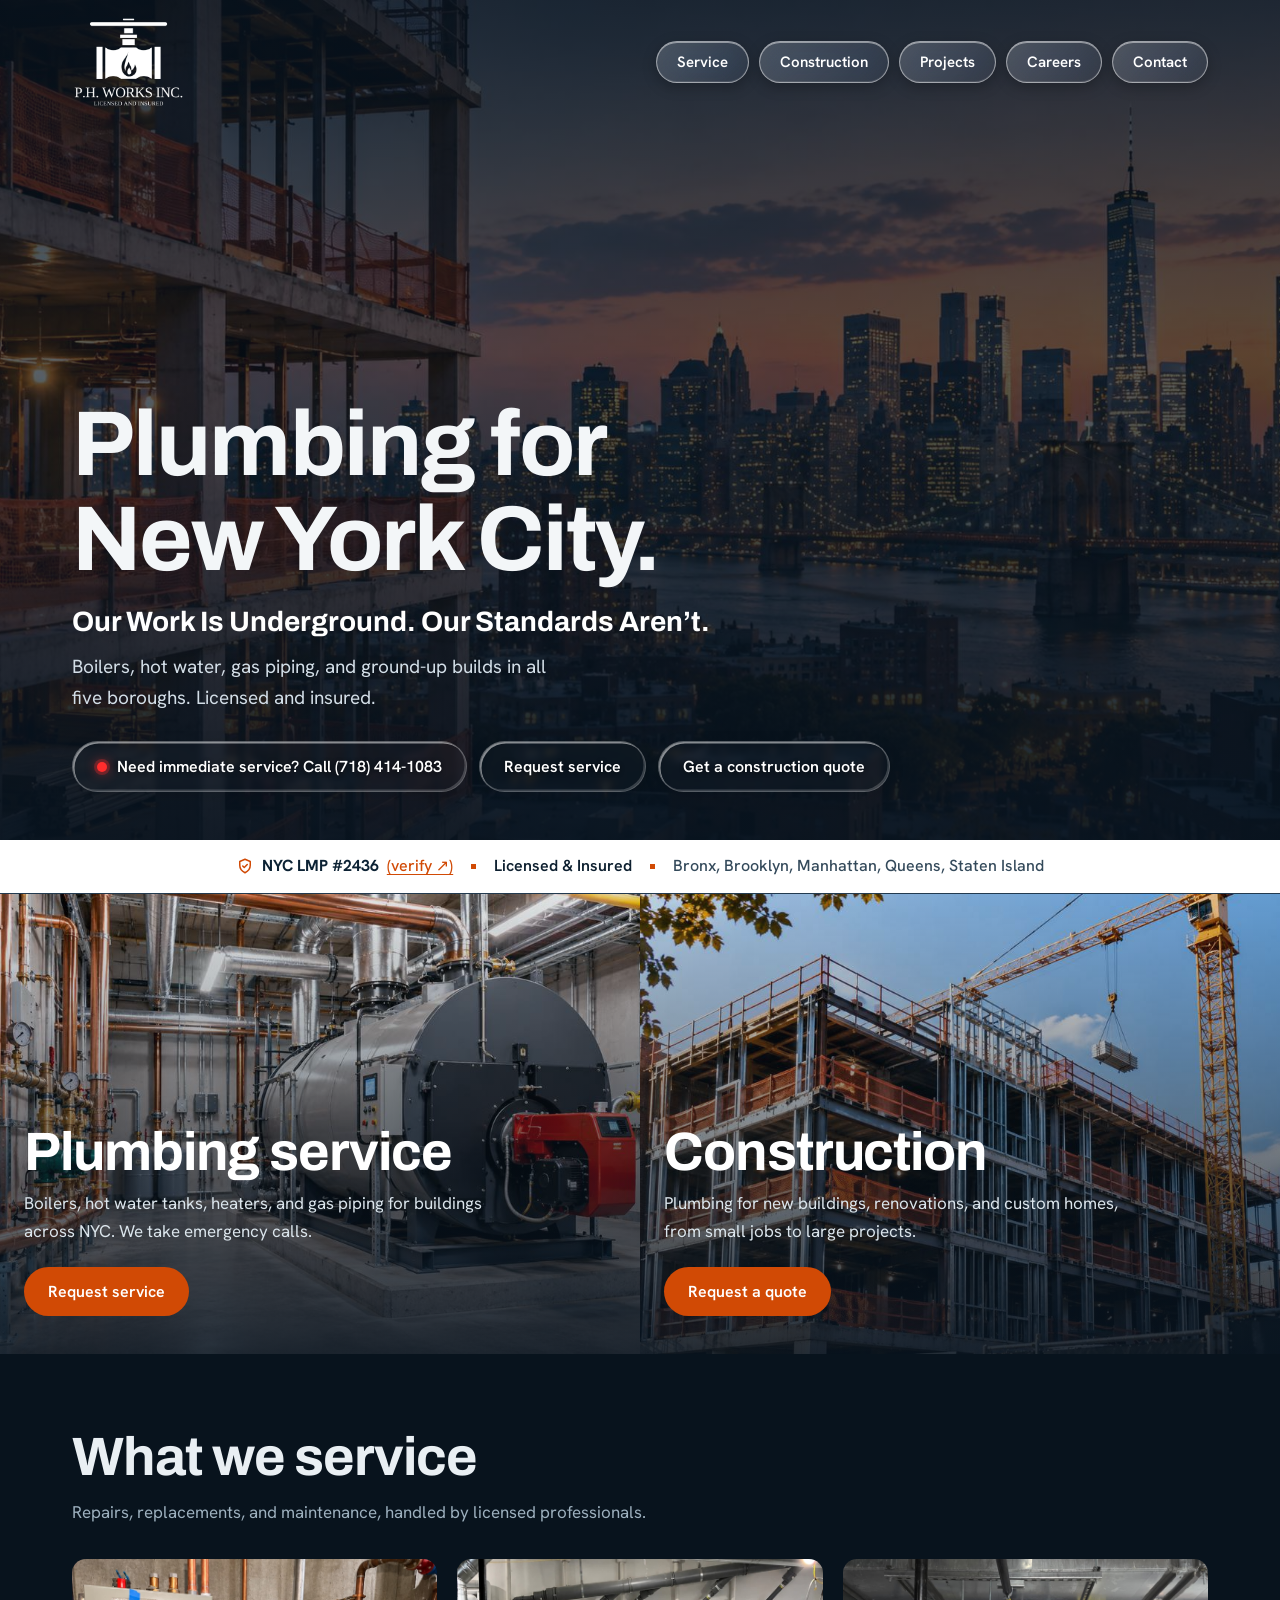
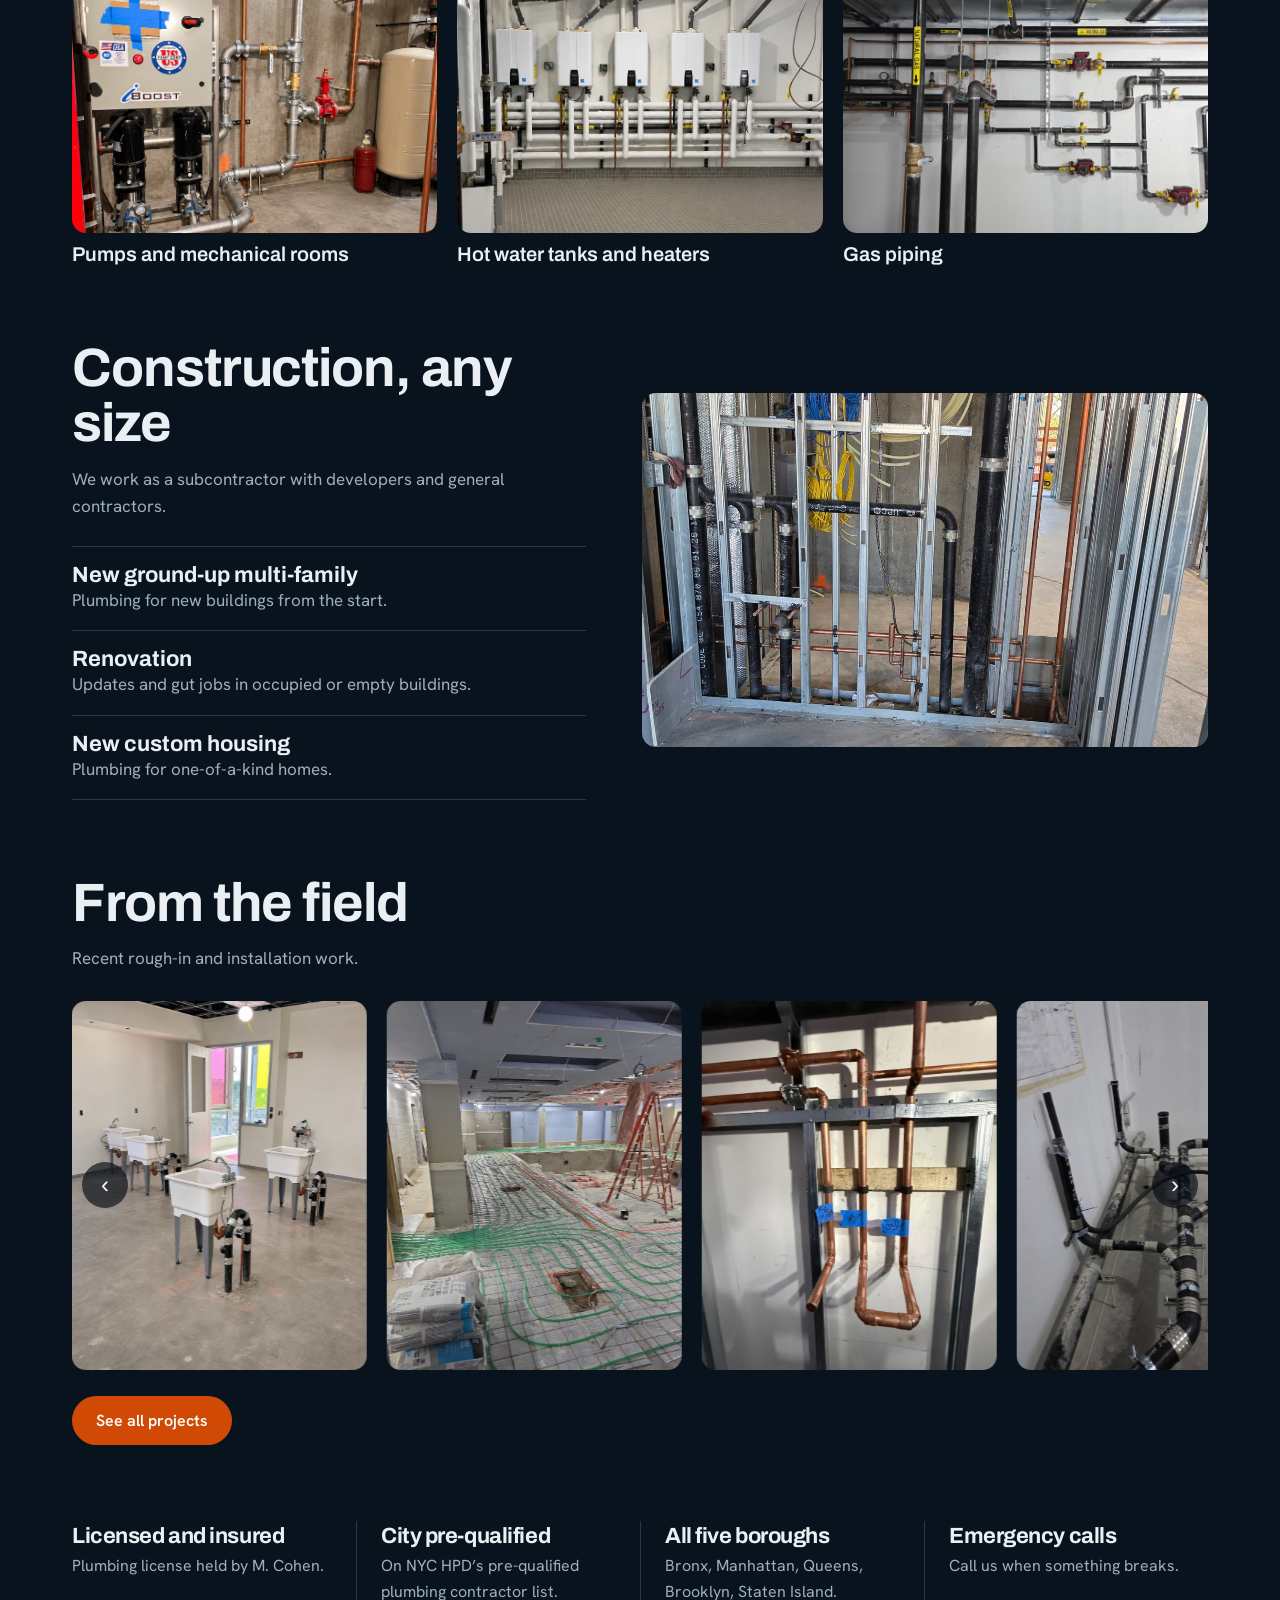
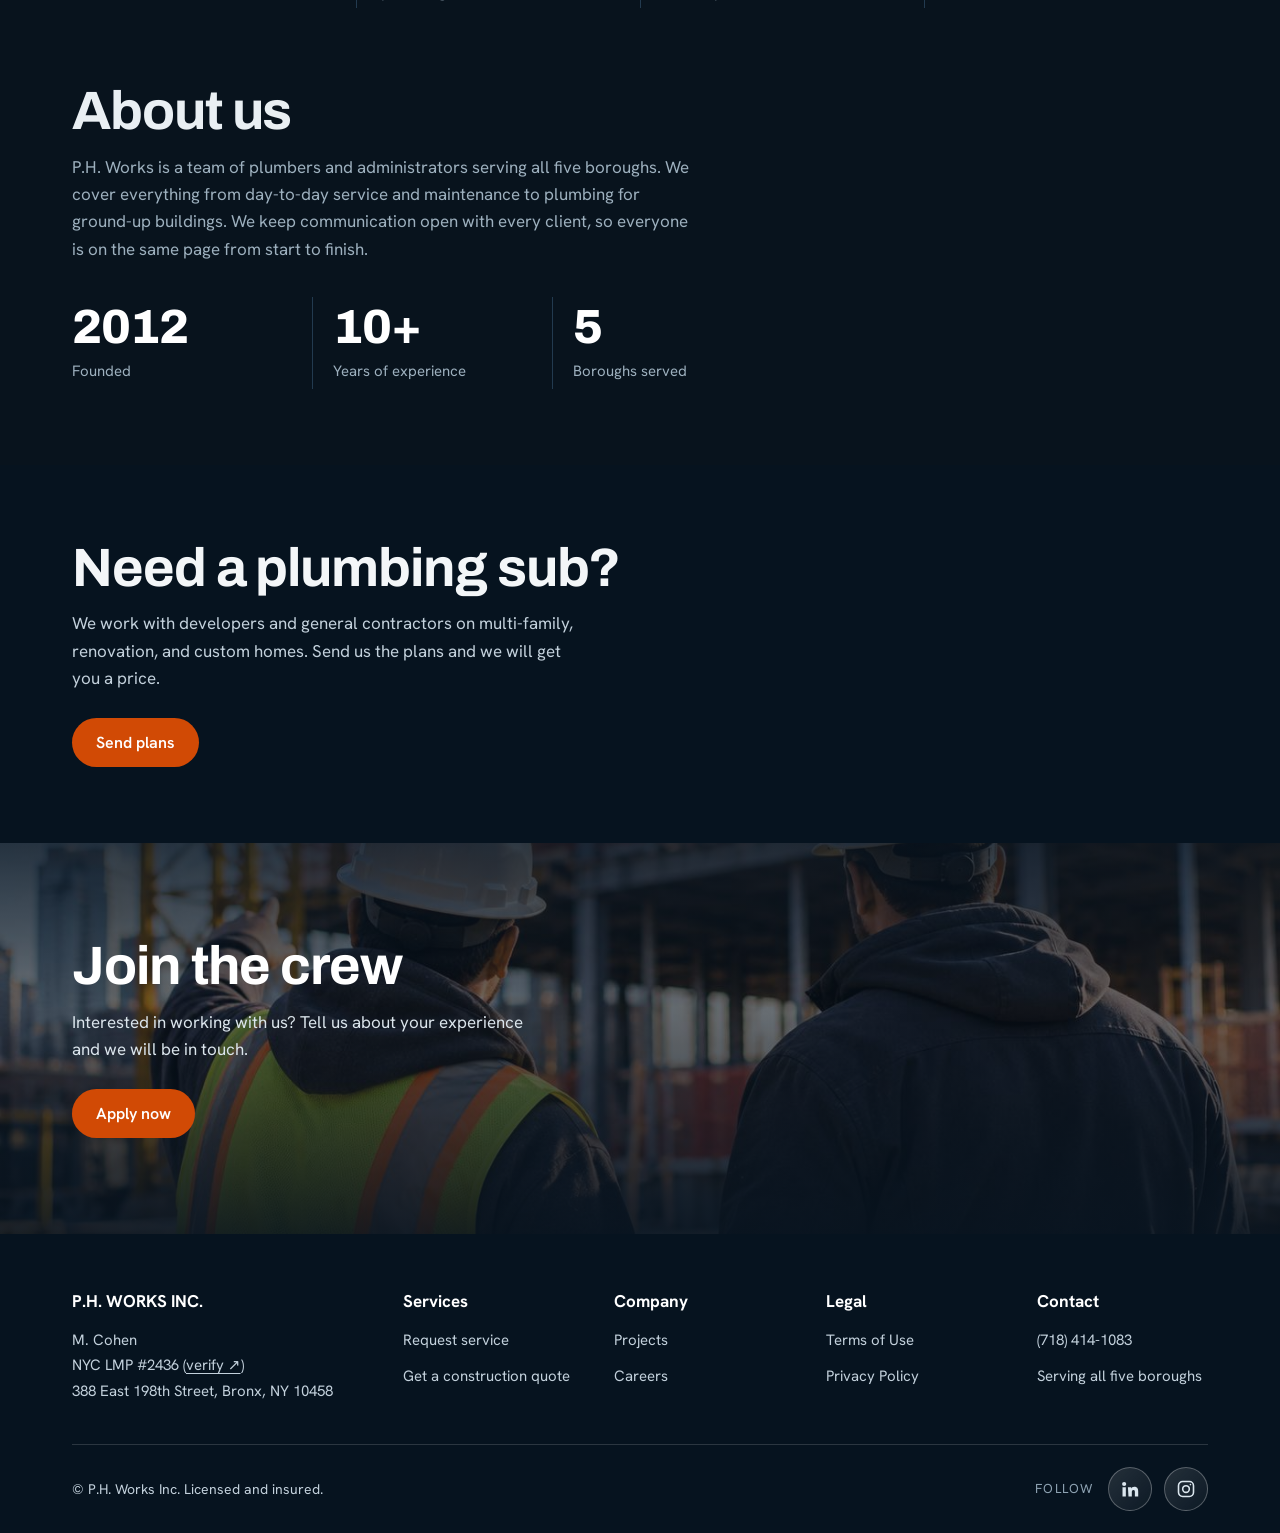
<file: index.html>
<!DOCTYPE html>
<html lang="en">
<head>
<meta charset="utf-8">
<meta name="viewport" content="width=device-width, initial-scale=1, viewport-fit=cover">
<title>P.H. Works Inc | Plumbing and Construction in NYC</title>
<meta name="description" content="Licensed and insured plumbing service and construction subcontractor serving all five NYC boroughs.">
<link rel="preconnect" href="https://fonts.googleapis.com">
<link href="https://fonts.googleapis.com/css2?family=Archivo:wght@600;700;800&family=Hanken+Grotesk:wght@400;500;600&display=swap" rel="stylesheet">
<link rel="stylesheet" href="style.css">
<style>
.about .lead{max-width:62ch}
.facts{display:grid;grid-template-columns:repeat(3,1fr);gap:0;margin:34px 0 0;max-width:720px}
.facts div{padding:6px 20px;border-left:1px solid var(--line)}
.facts div:first-child{padding-left:0;border-left:0}
.facts b{display:block;font:800 clamp(30px,5vw,48px)/1 var(--font-head);letter-spacing:-.02em;color:#fff}
.facts span{display:block;margin-top:8px;color:var(--muted);font-size:15px}
footer.ft .bar{display:flex;flex-wrap:wrap;align-items:center;justify-content:space-between;gap:16px}
.soc{display:flex;align-items:center;gap:12px}
.soc span{font-size:13px;letter-spacing:.12em;text-transform:uppercase;color:#8ea3b3;margin-right:2px}
.soc a{width:44px;height:44px;border-radius:50%;display:grid;place-items:center;color:#dbe6ee;border:1.5px solid rgba(255,255,255,.28);background:linear-gradient(135deg,rgba(255,255,255,.12),rgba(255,255,255,.03));transition:transform .2s,background .2s,border-color .2s,color .2s}
.soc a:hover,.soc a:focus-visible{background:var(--flame);border-color:var(--flame);color:#fff;transform:translateY(-3px)}
.soc svg{width:20px;height:20px}
@media(max-width:520px){.facts div{padding:6px 12px}.facts span{font-size:14px}}
</style>
</head>
<body>
<div class="hero" id="top">
<img src="images/hero-background.jpg" alt="Building under construction at sunset with the Manhattan skyline behind it">
<div class="scrim"></div>
<div class="wrap">
<header>
<a href="#top" aria-label="P.H. Works Inc home"><img class="logo" src="images/email-logo.png" alt="P.H. Works Inc. Licensed and insured"></a>
<nav id="nav" aria-label="Main">
<a href="request-service.html">Service</a><a href="request-estimate.html">Construction</a><a href="projects.html">Projects</a><a href="apply.html">Careers</a><a href="#contact">Contact</a>
</nav>

<button class="menu" id="menu" aria-expanded="false" aria-controls="nav">Menu</button>
</header>
<div class="hc">
<h1>Plumbing for New York City.</h1>
<p class="slogan">Our Work Is Underground. Our Standards Aren’t.</p>
<p>Boilers, hot water, gas piping, and ground-up builds in all five boroughs. Licensed and insured.</p>
<div class="cta"><a class="glass" href="tel:+17184141083"><i></i>Need immediate service? Call (718) 414-1083</a><a class="glass" href="request-service.html">Request service</a><a class="glass" href="request-estimate.html">Get a construction quote</a></div>
</div>
</div>
</div>
<div class="trust"><div class="wrap">
<a class="lmp" href="https://a810-bisweb.nyc.gov/bisweb/LicenseQueryServlet?licno=2436&amp;licensetype=P&amp;go3=+GO+&amp;requestid=0" target="_blank" rel="noopener" aria-label="NYC LMP number 2436, verify on the NYC Department of Buildings site (opens in a new tab)"><svg viewBox="0 0 24 24" fill="none" stroke="currentColor" stroke-width="2" stroke-linecap="round" stroke-linejoin="round" aria-hidden="true"><path d="M12 3l7 3v5c0 4.5-3 8-7 10-4-2-7-5.5-7-10V6l7-3z"/><path d="M9 12l2 2 4-4"/></svg><b>NYC LMP #2436</b><em>(verify ↗)</em></a>
<span class="dot">Licensed &amp; Insured</span>
<span class="dot boros">Bronx, Brooklyn, Manhattan, Queens, Staten Island</span>
</div></div>

<main>
<div class="split" id="service">
<article class="pane"><img src="images/service-boiler-room.jpg" alt="Commercial boiler room with copper piping" loading="lazy"><div class="shade"></div><div class="txt"><h2>Plumbing service</h2><p>Boilers, hot water tanks, heaters, and gas piping for buildings across NYC. We take emergency calls.</p><a class="btn" href="request-service.html">Request service</a></div></article>
<article class="pane"><img src="images/construction-building.jpg" alt="Multi-family building frame under construction with a crane" loading="lazy"><div class="shade"></div><div class="txt"><h2>Construction</h2><p>Plumbing for new buildings, renovations, and custom homes, from small jobs to large projects.</p><a class="btn" href="request-estimate.html">Request a quote</a></div></article>
</div>

<section><div class="wrap">
<h2 class="sec">What we service</h2>
<p class="lead">Repairs, replacements, and maintenance, handled by licensed professionals.</p>
<!-- To change a photo, replace the file in the images folder and keep the same file name. -->
<div class="tiles">
<figure><img src="images/water%20pump.jpg" alt="Duplex booster pump skid with controls and piping" loading="lazy"><figcaption>Pumps and mechanical rooms</figcaption></figure>
<figure><img src="images/boilers.jpg" alt="Row of wall-mounted boilers in a mechanical room" loading="lazy"><figcaption>Hot water tanks and heaters</figcaption></figure>
<figure><img src="images/gas%20pipe.jpg" alt="Labeled gas piping and circulator pumps in a mechanical room" loading="lazy"><figcaption>Gas piping</figcaption></figure>
</div>
</div></section>

<section id="construction" style="padding-top:0"><div class="wrap two">
<div>
<h2 class="sec">Construction, any size</h2>
<p class="lead">We work as a subcontractor with developers and general contractors.</p>
<ul class="list">
<li><b>New ground-up multi-family</b><span>Plumbing for new buildings from the start.</span></li>
<li><b>Renovation</b><span>Updates and gut jobs in occupied or empty buildings.</span></li>
<li><b>New custom housing</b><span>Plumbing for one-of-a-kind homes.</span></li>
</ul>
</div>
<img src="images/cast-iron-wall.jpg" alt="Plumbing rough-in with cast iron and copper pipes inside metal stud framing in a building under construction" loading="lazy">
</div></section>

<section id="projects" style="padding-top:0"><div class="wrap">
<h2 class="sec">From the field</h2>
<p class="lead">Recent rough-in and installation work.</p>
<div class="spiral" id="spiral" role="region" aria-label="Recent projects"></div>
<p style="margin:26px 0 0"><a class="btn" href="projects.html">See all projects</a></p>
</div></section>

<section style="padding-top:0"><div class="wrap creds">
<div><h3>Licensed and insured</h3><p>Plumbing license held by M. Cohen.</p></div>
<div><h3>City pre-qualified</h3><p>On NYC HPD’s pre-qualified plumbing contractor list.</p></div>
<div><h3>All five boroughs</h3><p>Bronx, Manhattan, Queens, Brooklyn, Staten Island.</p></div>
<div><h3>Emergency calls</h3><p>Call us when something breaks.</p></div>
</div></section>

<section class="about" style="padding-top:0"><div class="wrap">
<h2 class="sec">About us</h2>
<p class="lead">P.H. Works is a team of plumbers and administrators serving all five boroughs. We cover everything from day-to-day service and maintenance to plumbing for ground-up buildings. We keep communication open with every client, so everyone is on the same page from start to finish.</p>
<div class="facts"><div><b>2012</b><span>Founded</span></div><div><b>10+</b><span>Years of experience</span></div><div><b>5</b><span>Boroughs served</span></div></div>
</div></section>

<div class="band"><section><div class="wrap">
<h2 class="sec">Need a plumbing sub?</h2>
<p>We work with developers and general contractors on multi-family, renovation, and custom homes. Send us the plans and we will get you a price.</p>
<a class="btn" href="request-estimate.html">Send plans</a>
</div></section></div>

<div class="join" id="careers"><img src="images/join-the-crew.jpg" alt="" loading="lazy"><div class="scrim"></div>
<div class="wrap"><h2 class="sec">Join the crew</h2><p>Interested in working with us? Tell us about your experience and we will be in touch.</p><a class="btn" href="apply.html">Apply now</a></div></div>

</main>

<footer class="ft" id="contact"><div class="wrap">
<div class="cols">
<div><h4>P.H. WORKS INC.</h4><p class="lic">M. Cohen<br>NYC LMP #2436 (<a href="https://a810-bisweb.nyc.gov/bisweb/LicenseQueryServlet?licno=2436&amp;licensetype=P&amp;go3=+GO+&amp;requestid=0" target="_blank" rel="noopener">verify ↗</a>)<br>388 East 198th Street, Bronx, NY 10458</p></div>
<div><h4>Services</h4><ul><li><a href="request-service.html">Request service</a></li><li><a href="request-estimate.html">Get a construction quote</a></li></ul></div>
<div><h4>Company</h4><ul><li><a href="projects.html">Projects</a></li><li><a href="apply.html">Careers</a></li></ul></div>
<div><h4>Legal</h4><ul><li><a href="terms.html">Terms of Use</a></li><li><a href="privacy.html">Privacy Policy</a></li></ul></div>
<div><h4>Contact</h4><ul><li><a href="tel:+17184141083">(718) 414-1083</a></li><li>Serving all five boroughs</li></ul></div>
</div>
<div class="bar"><span>&copy; P.H. Works Inc. Licensed and insured.</span>
<div class="soc"><span>Follow</span>
<a href="https://www.linkedin.com/company/p-h-works-inc" target="_blank" rel="noopener" aria-label="P.H. Works Inc on LinkedIn (opens in a new tab)"><svg viewBox="0 0 24 24" fill="currentColor" aria-hidden="true"><path d="M4.98 3.5a2.5 2.5 0 1 1 0 5 2.5 2.5 0 0 1 0-5zM3 9.75h4V21H3zM9.5 9.75h3.8v1.6h.06c.53-1 1.82-2.05 3.75-2.05 4 0 4.74 2.64 4.74 6.07V21h-4v-5.1c0-1.22-.02-2.78-1.7-2.78-1.7 0-1.96 1.33-1.96 2.69V21h-4z"/></svg></a>
<a href="https://www.instagram.com/plumbingjourney?srtk=MTNrYnRlcWkzbjA4MA==" target="_blank" rel="noopener" aria-label="P.H. Works Inc on Instagram (opens in a new tab)"><svg viewBox="0 0 24 24" fill="none" stroke="currentColor" stroke-width="1.9" stroke-linecap="round" stroke-linejoin="round" aria-hidden="true"><rect x="3" y="3" width="18" height="18" rx="5"/><circle cx="12" cy="12" r="4"/><circle cx="17.3" cy="6.7" r="1" fill="currentColor" stroke="none"/></svg></a>
</div></div>
</div></footer>


<script src="menu.js"></script>
<script src="supabase-config.js"></script>
<script src="spiral.js"></script>
<script>
(function(){
var FB=[
{title:'Lab sink rough-in',sub:'Rough-in',img:'images/sinks.jpg'},
{title:'Radiant floor tubing',sub:'Radiant heat',img:'images/floor%20heating.jpg'},
{title:'Labeled copper stub-outs',sub:'Rough-in',img:'images/label%20copper.jpg'},
{title:'Cast iron drain rough-in',sub:'Rough-in',img:'images/floor%20roughing.jpeg'}];
var host=document.getElementById('spiral');
function go(list){PHWSpiral.mount(host,list.map(function(i){i.href=i.id?'projects.html#p-'+i.id:'projects.html';return i}),{})}
PHWSpiral.projects().then(function(l){return l.length?l:FB},function(){return FB}).then(go);
})();
</script>
</body>
</html>
</file>
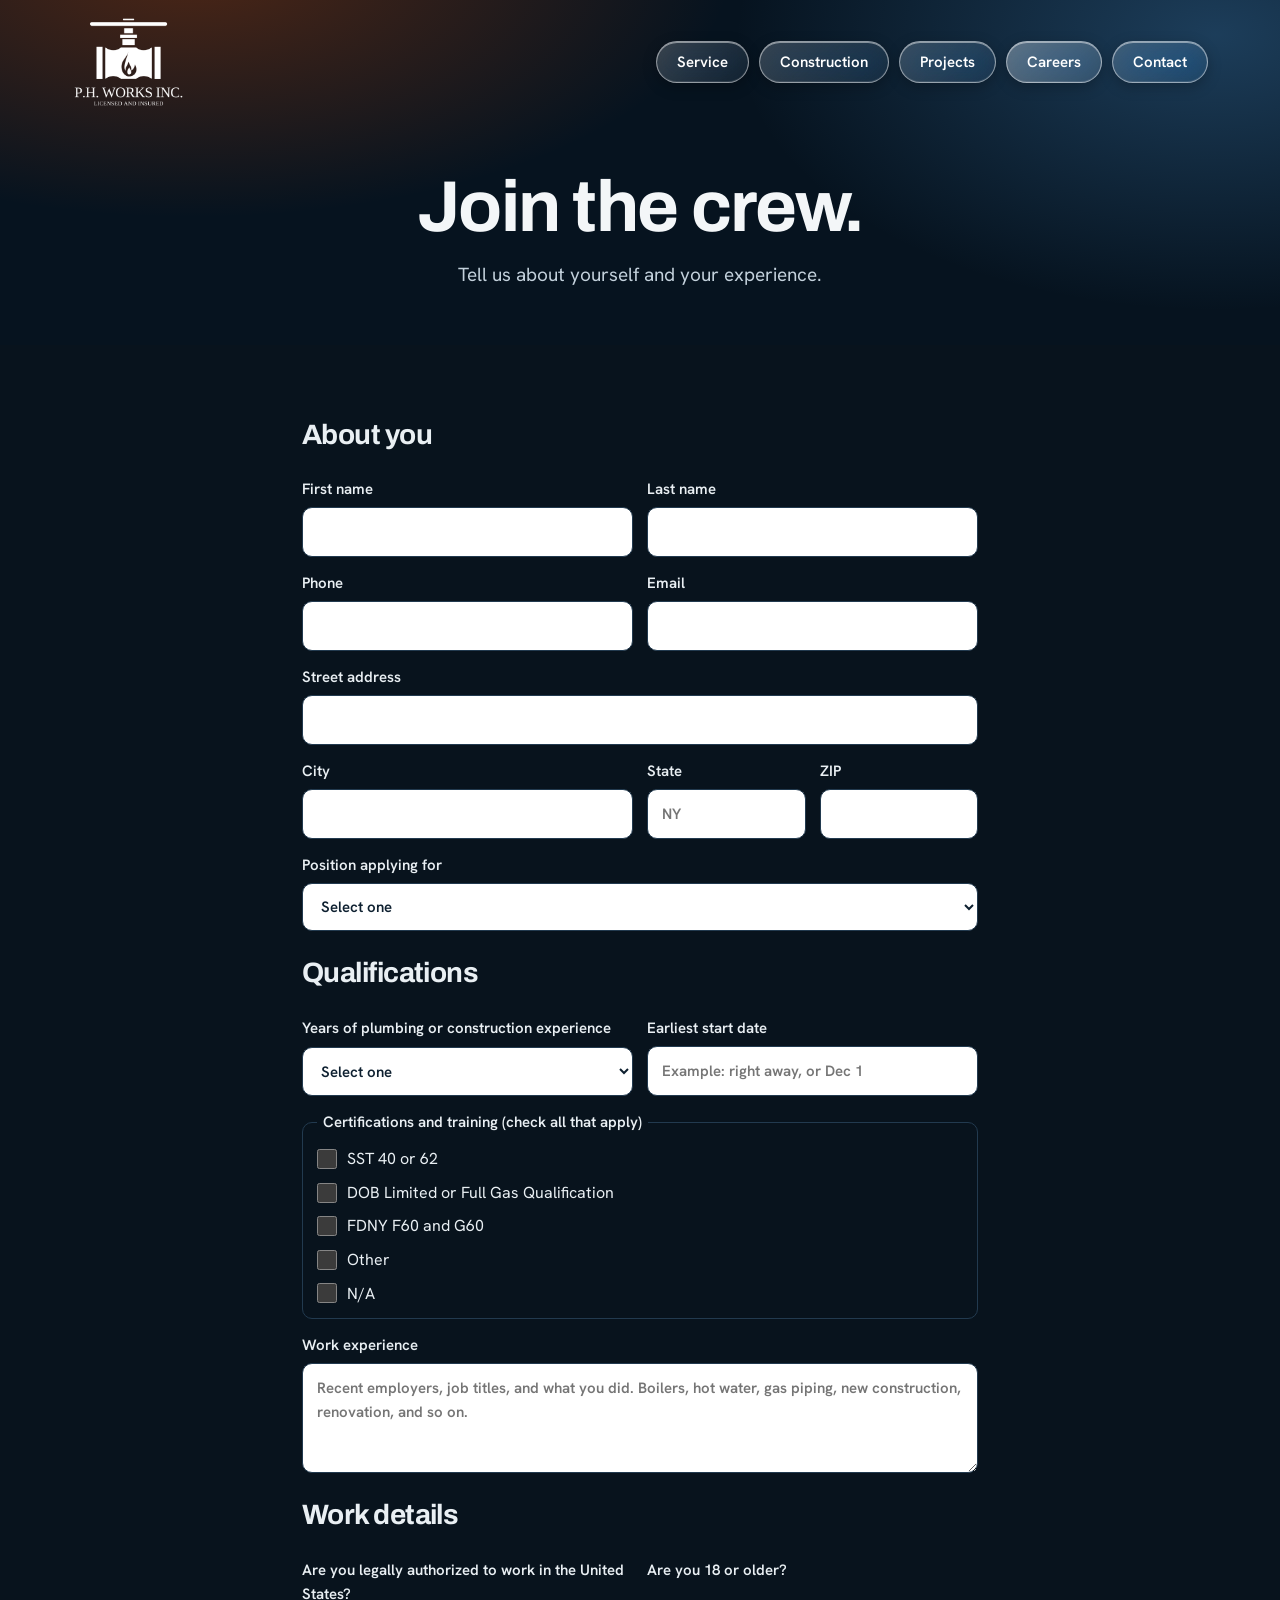
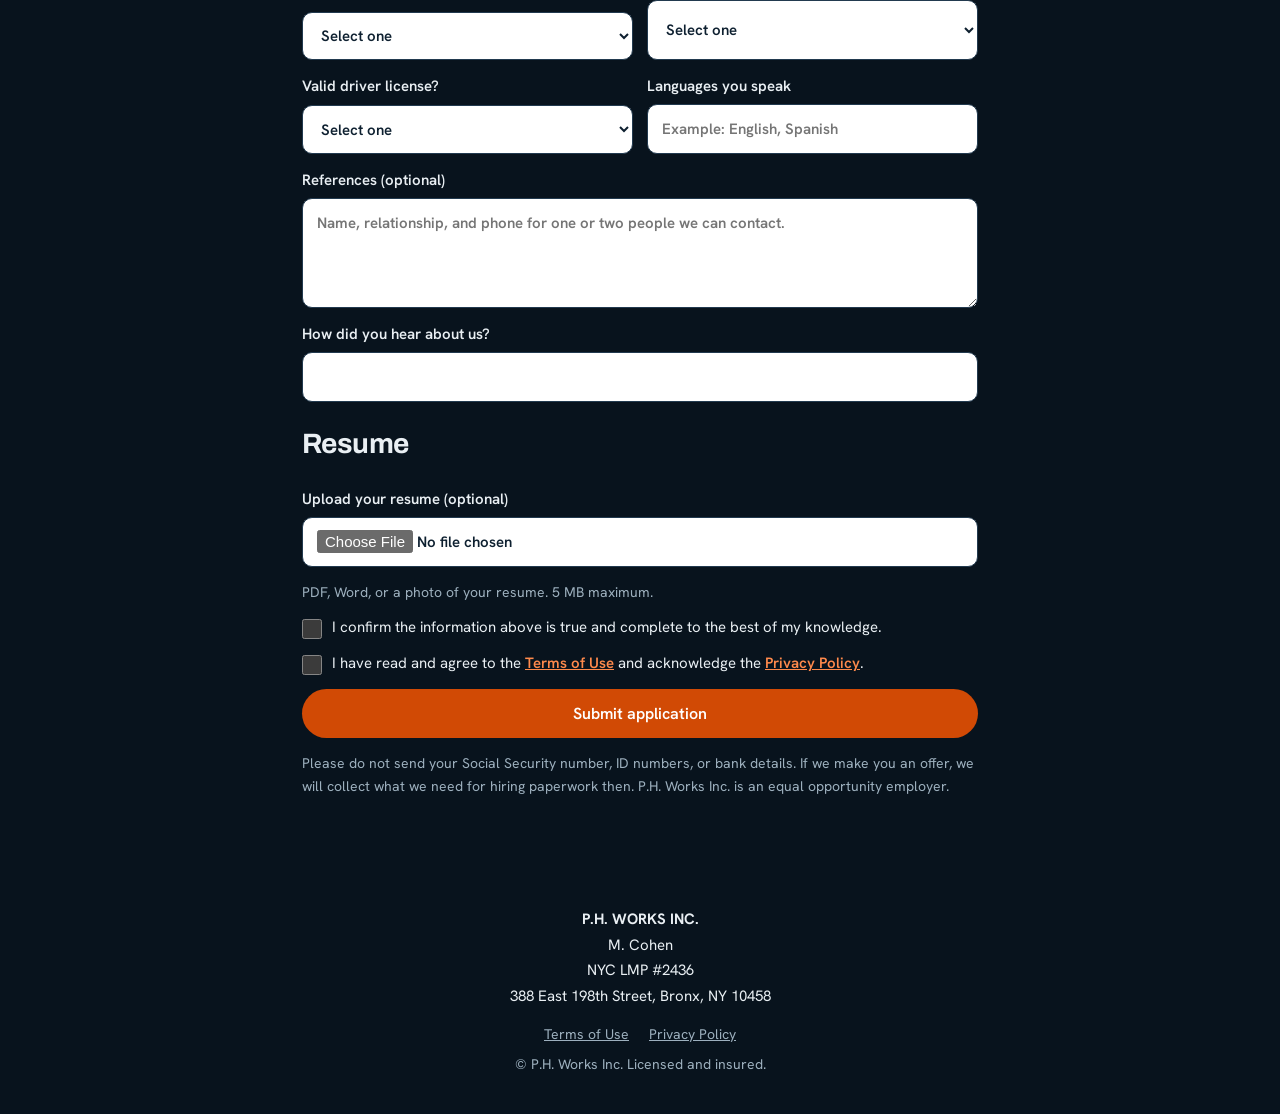
<file: apply.html>
<!DOCTYPE html>
<html lang="en">
<head>
<meta charset="utf-8">
<meta name="viewport" content="width=device-width, initial-scale=1, viewport-fit=cover">
<title>Apply Now - Join the Crew | P.H. Works Inc</title>
<meta name="description" content="Apply for a plumbing or construction job with P.H. Works Inc. in NYC.">
<link rel="preconnect" href="https://fonts.googleapis.com">
<link href="https://fonts.googleapis.com/css2?family=Archivo:wght@600;700;800&family=Hanken+Grotesk:wght@400;500;600&display=swap" rel="stylesheet">
<link rel="stylesheet" href="style.css">
</head>
<body>
<div class="pg"><div class="wrap">
<header>
<a href="index.html" aria-label="P.H. Works Inc home"><img class="logo" src="images/email-logo.png" alt="P.H. Works Inc. Licensed and insured"></a>
<button class="menu" type="button" id="mb" aria-expanded="false" aria-controls="nv">Menu</button>
<nav id="nv" aria-label="Main">
<a href="request-service.html">Service</a>
<a href="request-estimate.html">Construction</a>
<a href="projects.html">Projects</a>
<a href="apply.html" aria-current="page">Careers</a>
<a href="index.html#contact">Contact</a>
</nav>
</header>
<div class="top">
<h1>Join the crew.</h1>
<p>Tell us about yourself and your experience.</p>
</div>
</div></div>
<main><section><div class="wrap formwrap">
<form id="q" method="post">
<div style="position:absolute;left:-9999px" aria-hidden="true"><input type="text" name="website" tabindex="-1" autocomplete="off"></div>
<h2 class="sec" style="font-size:28px">About you</h2>
<div class="row"><label>First name<input name="first" required autocomplete="given-name"></label><label>Last name<input name="last" required autocomplete="family-name"></label></div>
<div class="row"><label>Phone<input name="phone" required type="tel" autocomplete="tel"></label><label>Email<input name="email" required type="email" autocomplete="email"></label></div>
<label>Street address<input name="street" autocomplete="street-address"></label>
<div class="row"><label>City<input name="city" autocomplete="address-level2"></label><div class="row"><label>State<input name="state" autocomplete="address-level1" maxlength="2" placeholder="NY"></label><label>ZIP<input name="zip" autocomplete="postal-code" inputmode="numeric"></label></div></div>
<label>Position applying for<select name="position" required><option value="" disabled selected>Select one</option><option>C-Suite</option><option>Admin</option><option>Warehouse personnel</option><option>Plumber- Apprentice</option><option>Plumber- Junior Mechanic</option><option>Plumber- Mechanic</option><option>Plumber- Foreman</option><option>Plumber- Supervisor</option><option>Other</option></select></label>
<h2 class="sec" style="font-size:28px;margin-top:14px">Qualifications</h2>
<div class="row"><label>Years of plumbing or construction experience<select name="exp" required><option value="" disabled selected>Select one</option><option>None yet</option><option>Less than 1</option><option>1 to 3</option><option>3 to 5</option><option>5 to 10</option><option>10 or more</option></select></label><label>Earliest start date<input name="start" placeholder="Example: right away, or Dec 1"></label></div>
<fieldset class="checks"><legend>Certifications and training (check all that apply)</legend>
<label class="chk"><input type="checkbox" name="cert_SST_40_or_62" value="Yes">SST 40 or 62</label>
<label class="chk"><input type="checkbox" name="cert_DOB_Limited_or_Full_Gas_Qualification" value="Yes">DOB Limited or Full Gas Qualification</label>
<label class="chk"><input type="checkbox" name="cert_FDNY_F60_and_G60" value="Yes">FDNY F60 and G60</label>
<label class="chk"><input type="checkbox" name="cert_Other" value="Yes" id="certo">Other</label>
<label class="chk"><input type="checkbox" name="cert_NA" value="Yes" id="certna">N/A</label>
<label id="certother">If other, please list<input name="cert_other_details" placeholder="Example: OSHA 30, journeyman license"></label>
</fieldset>
<label>Work experience<textarea name="experience" placeholder="Recent employers, job titles, and what you did. Boilers, hot water, gas piping, new construction, renovation, and so on."></textarea></label>
<h2 class="sec" style="font-size:28px;margin-top:14px">Work details</h2>
<div class="row"><label>Are you legally authorized to work in the United States?<select name="auth" required><option value="" disabled selected>Select one</option><option>Yes</option><option>No</option></select></label><label>Are you 18 or older?<select name="adult" required><option value="" disabled selected>Select one</option><option>Yes</option><option>No</option></select></label></div>
<div class="row"><label>Valid driver license?<select name="dl" required><option value="" disabled selected>Select one</option><option>Yes</option><option>No</option><option>N/A</option></select></label><label>Languages you speak<input name="lang" placeholder="Example: English, Spanish"></label></div>
<label>References (optional)<textarea name="refs" placeholder="Name, relationship, and phone for one or two people we can contact."></textarea></label>
<label>How did you hear about us?<input name="heard" ></label>
<h2 class="sec" style="font-size:28px;margin-top:14px">Resume</h2>
<label>Upload your resume (optional)<input type="file" name="attachment" id="rf" accept=".pdf,.doc,.docx,.txt,image/*"></label>
<p class="note" id="pn">PDF, Word, or a photo of your resume. 5 MB maximum.</p>
<label class="agree"><input type="checkbox" name="certify" value="yes" required><span>I confirm the information above is true and complete to the best of my knowledge.</span></label>
<label class="agree"><input type="checkbox" name="agreed_to_terms_and_privacy" value="Yes" required><span>I have read and agree to the <a href="terms.html" target="_blank" rel="noopener">Terms of Use</a> and acknowledge the <a href="privacy.html" target="_blank" rel="noopener">Privacy Policy</a>.</span></label>
<button class="btn" type="submit" id="sb">Submit application</button>
<p class="note">Please do not send your Social Security number, ID numbers, or bank details. If we make you an offer, we will collect what we need for hiring paperwork then. P.H. Works Inc. is an equal opportunity employer.</p>
</form>
</div></section></main>
<footer><div class="wrap"><p class="lic"><strong>P.H. WORKS INC.</strong><br>M. Cohen<br>NYC LMP #2436<br>388 East 198th Street, Bronx, NY 10458</p><p class="fl"><a href="terms.html">Terms of Use</a><a href="privacy.html">Privacy Policy</a></p><p>&copy; P.H. Works Inc. Licensed and insured.</p></div></footer>
<script src="menu.js"></script>
<script src="submit.js"></script>
<script>
var co=document.getElementById('certo'),cd=document.getElementById('certother');
co.addEventListener('change',function(){cd.classList.toggle('show',co.checked)});
var na=document.getElementById('certna'),cbs=document.querySelectorAll('.checks input[type=checkbox]');
Array.prototype.forEach.call(cbs,function(c){c.addEventListener('change',function(){
 if(!c.checked)return;
 Array.prototype.forEach.call(cbs,function(o){if(c===na?o!==na:o===na)o.checked=false});
 cd.classList.toggle('show',co.checked)})});
var f=document.getElementById('q'),rf=document.getElementById('rf'),pn=document.getElementById('pn');
rf.addEventListener('change',function(){if(rf.files[0]&&rf.files[0].size>5*1024*1024){pn.textContent='That file is over 5 MB. Please choose a smaller one.';rf.value=''}});
PHSubmit({form:f,type:'application',files:function(){return rf.files[0]?[rf.files[0]]:[]},build:function(f){
 var g=function(n){var e=f.elements[n];return e?e.value:''};
 var certs=[];
 Array.prototype.forEach.call(f.querySelectorAll('.checks input[type=checkbox]:checked'),function(c){certs.push(c.parentNode.textContent.trim())});
 if(g('cert_other_details'))certs.push('Other details: '+g('cert_other_details'));
 return {
 name:(g('first')+' '+g('last')).trim(), phone:g('phone'), email:g('email'), message:g('experience'),
 'Street address':g('street'), 'City':g('city'), 'State':g('state'), 'ZIP':g('zip'),
 'Position':g('position'), 'Years of experience':g('exp'), 'Earliest start date':g('start'),
 'Certifications':certs.join('; '),
 'Authorized to work in US':g('auth'), '18 or older':g('adult'), 'Valid driver license':g('dl'), 'Languages':g('lang'), 'References':g('refs'),
 'How they heard about us':g('heard'),
 'Certified info is true':'Yes', 'Agreed to Terms and Privacy':'Yes'}}});
</script>
</body>
</html>
</file>
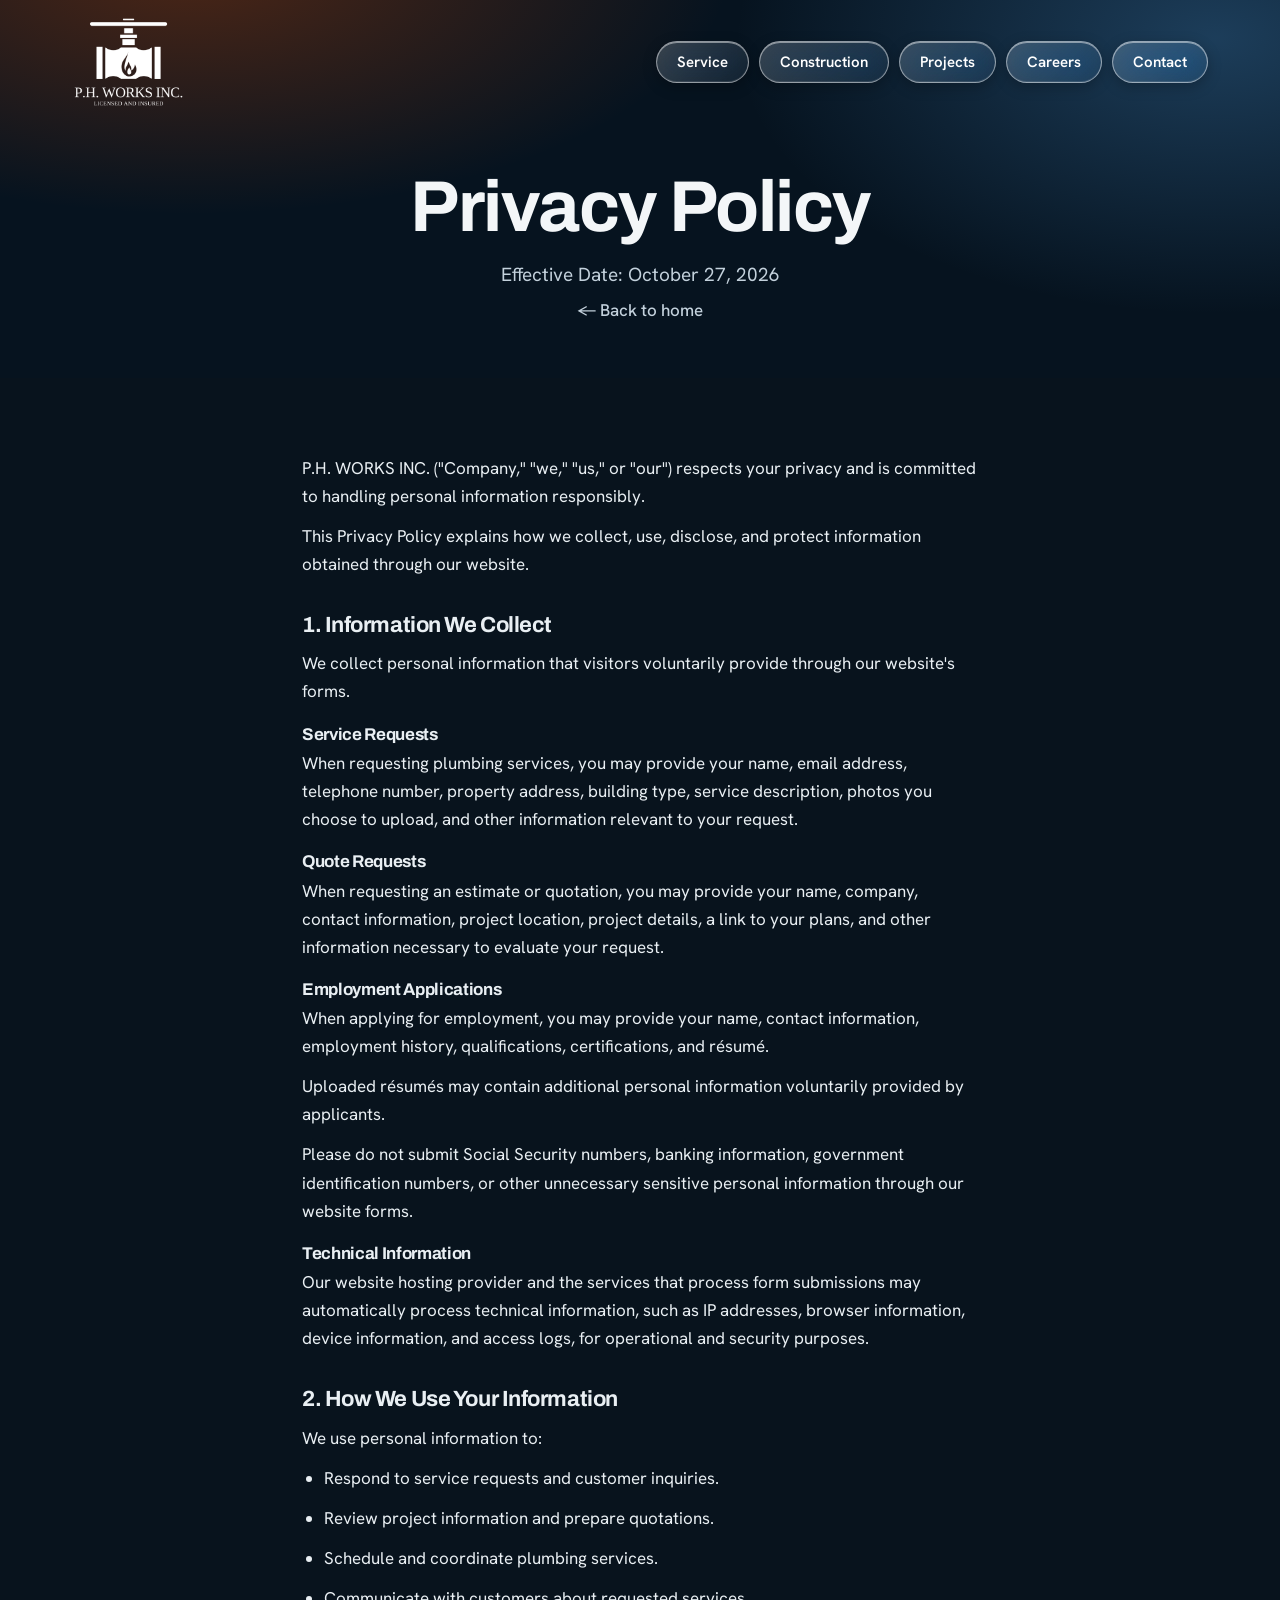
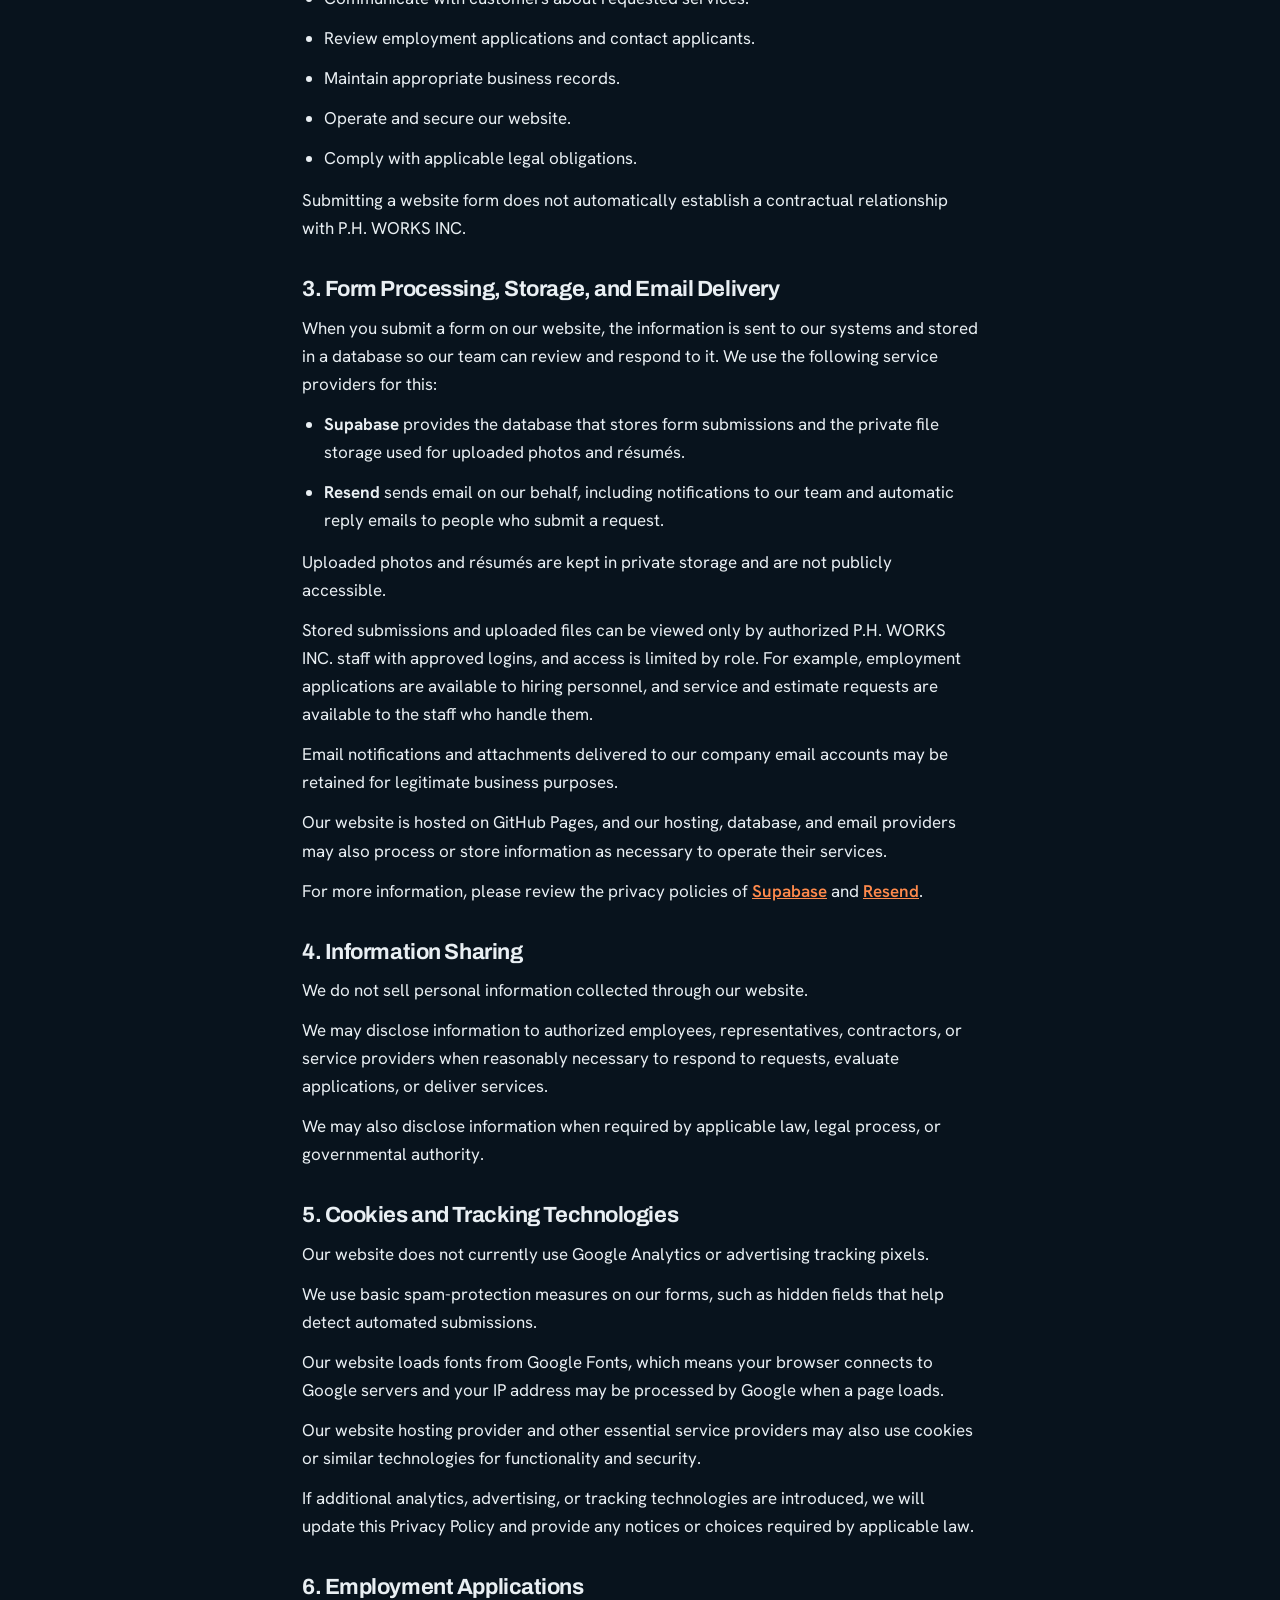
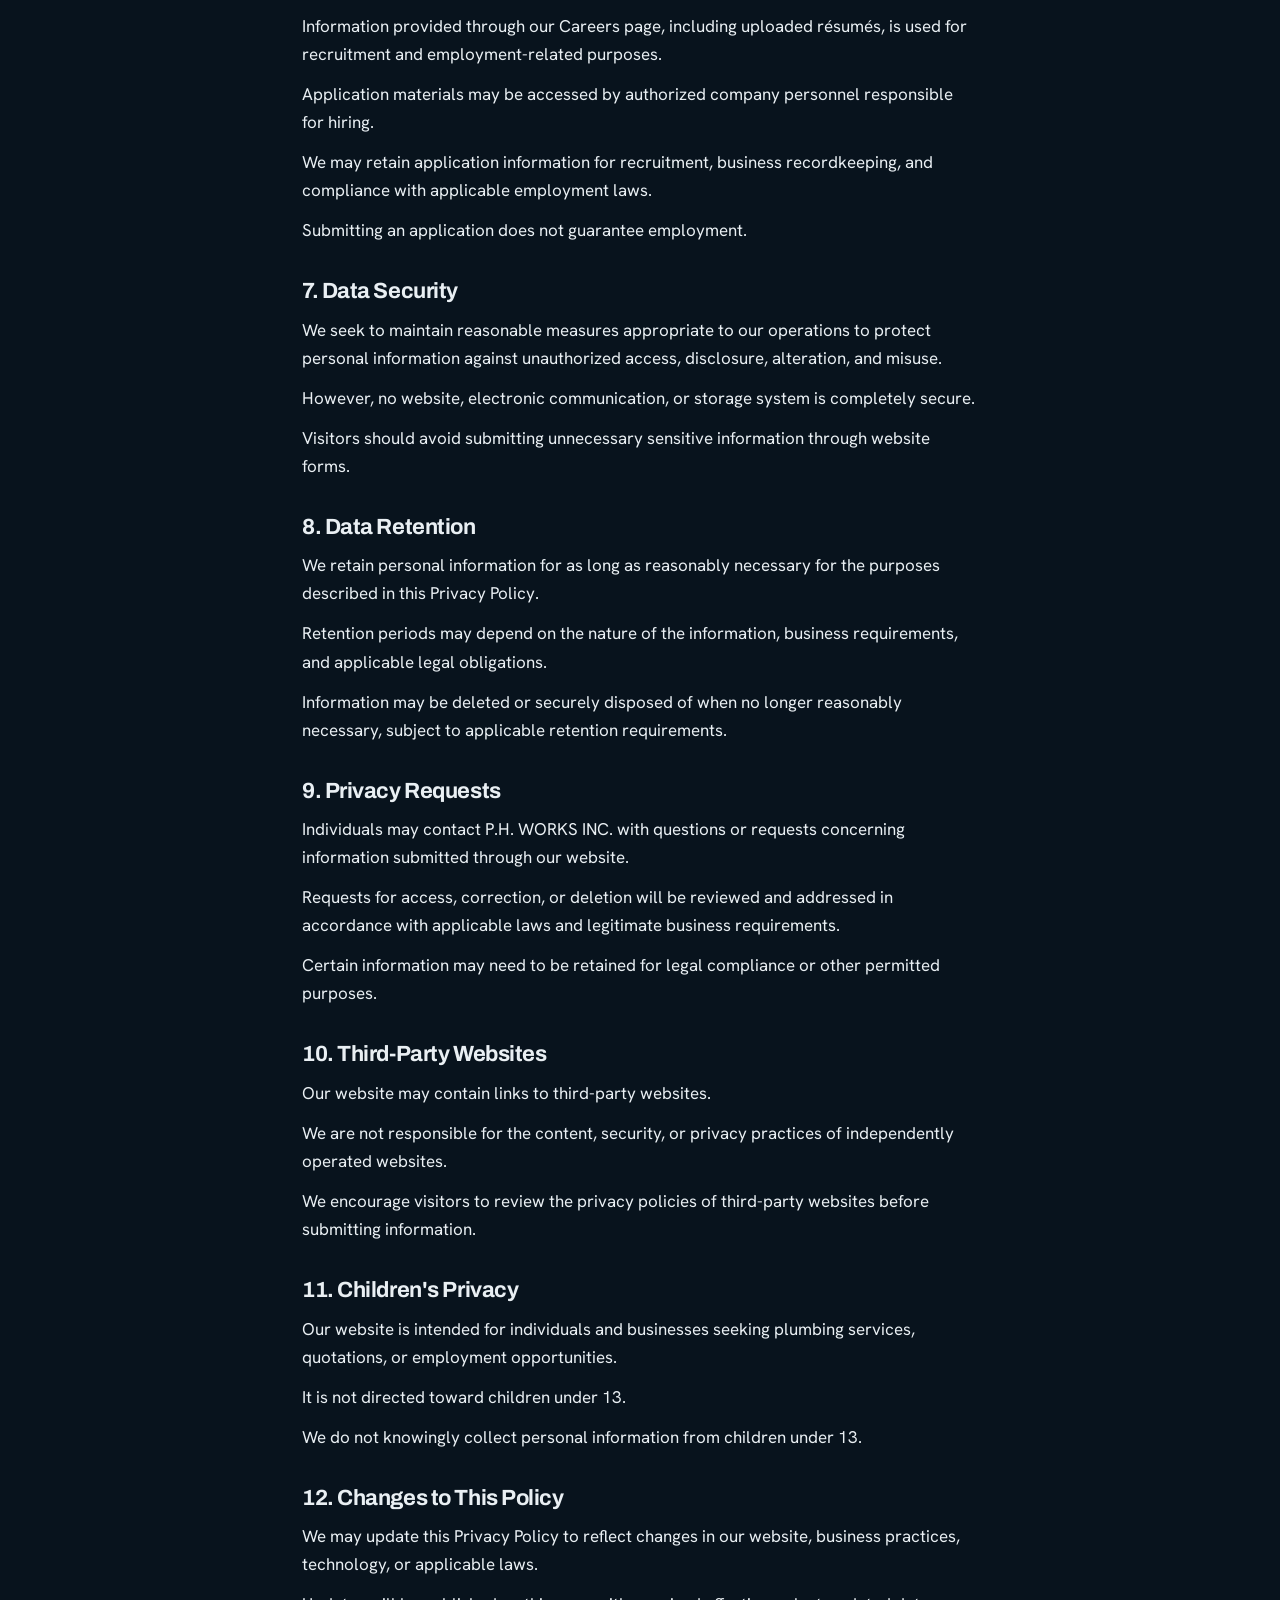
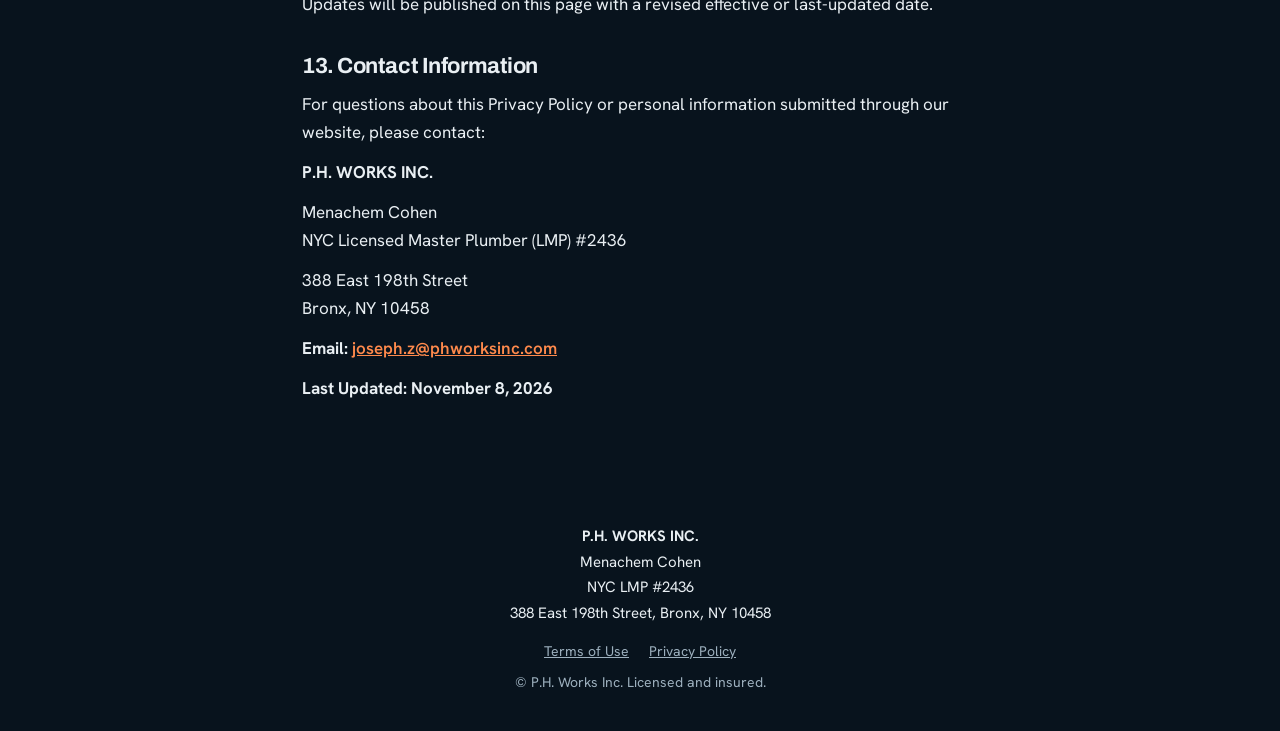
<file: privacy.html>
<!DOCTYPE html>
<html lang="en">
<head>
<meta charset="utf-8">
<meta name="viewport" content="width=device-width, initial-scale=1, viewport-fit=cover">
<title>Privacy Policy | P.H. Works Inc</title>
<meta name="description" content="Privacy Policy for P.H. Works Inc.">
<link rel="preconnect" href="https://fonts.googleapis.com">
<link href="https://fonts.googleapis.com/css2?family=Archivo:wght@600;700;800&family=Hanken+Grotesk:wght@400;500;600&display=swap" rel="stylesheet">
<link rel="stylesheet" href="style.css">
</head>
<body>
<div class="pg"><div class="wrap">
<header>
<a href="index.html" aria-label="P.H. Works Inc home"><img class="logo" src="images/email-logo.png" alt="P.H. Works Inc. Licensed and insured"></a>
<button class="menu" type="button" id="mb" aria-expanded="false" aria-controls="nv">Menu</button>
<nav id="nv" aria-label="Main">
<a href="request-service.html">Service</a>
<a href="request-estimate.html">Construction</a>
<a href="projects.html">Projects</a>
<a href="apply.html">Careers</a>
<a href="index.html#contact">Contact</a>
</nav>
</header>
<div class="top">
<h1>Privacy Policy</h1>
<p>Effective Date: October 27, 2026</p>
<a class="back" href="index.html">&larr; Back to home</a>
</div>
</div></div>
<main><section><div class="wrap formwrap legal">
<p>P.H. WORKS INC. ("Company," "we," "us," or "our") respects your privacy and is committed to handling personal information responsibly.</p>
<p>This Privacy Policy explains how we collect, use, disclose, and protect information obtained through our website.</p>
<h2>1. Information We Collect</h2>
<p>We collect personal information that visitors voluntarily provide through our website's forms.</p>
<h3>Service Requests</h3>
<p>When requesting plumbing services, you may provide your name, email address, telephone number, property address, building type, service description, photos you choose to upload, and other information relevant to your request.</p>
<h3>Quote Requests</h3>
<p>When requesting an estimate or quotation, you may provide your name, company, contact information, project location, project details, a link to your plans, and other information necessary to evaluate your request.</p>
<h3>Employment Applications</h3>
<p>When applying for employment, you may provide your name, contact information, employment history, qualifications, certifications, and résumé.</p>
<p>Uploaded résumés may contain additional personal information voluntarily provided by applicants.</p>
<p>Please do not submit Social Security numbers, banking information, government identification numbers, or other unnecessary sensitive personal information through our website forms.</p>
<h3>Technical Information</h3>
<p>Our website hosting provider and the services that process form submissions may automatically process technical information, such as IP addresses, browser information, device information, and access logs, for operational and security purposes.</p>
<h2>2. How We Use Your Information</h2>
<p>We use personal information to:</p>
<ul>
<li><p>Respond to service requests and customer inquiries.</p></li>
<li><p>Review project information and prepare quotations.</p></li>
<li><p>Schedule and coordinate plumbing services.</p></li>
<li><p>Communicate with customers about requested services.</p></li>
<li><p>Review employment applications and contact applicants.</p></li>
<li><p>Maintain appropriate business records.</p></li>
<li><p>Operate and secure our website.</p></li>
<li><p>Comply with applicable legal obligations.</p></li>
</ul>
<p>Submitting a website form does not automatically establish a contractual relationship with P.H. WORKS INC.</p>
<h2>3. Form Processing, Storage, and Email Delivery</h2>
<p>When you submit a form on our website, the information is sent to our systems and stored in a database so our team can review and respond to it. We use the following service providers for this:</p>
<ul>
<li><p><strong>Supabase</strong> provides the database that stores form submissions and the private file storage used for uploaded photos and résumés.</p></li>
<li><p><strong>Resend</strong> sends email on our behalf, including notifications to our team and automatic reply emails to people who submit a request.</p></li>
</ul>
<p>Uploaded photos and résumés are kept in private storage and are not publicly accessible.</p>
<p>Stored submissions and uploaded files can be viewed only by authorized P.H. WORKS INC. staff with approved logins, and access is limited by role. For example, employment applications are available to hiring personnel, and service and estimate requests are available to the staff who handle them.</p>
<p>Email notifications and attachments delivered to our company email accounts may be retained for legitimate business purposes.</p>
<p>Our website is hosted on GitHub Pages, and our hosting, database, and email providers may also process or store information as necessary to operate their services.</p>
<p>For more information, please review the privacy policies of <a href="https://supabase.com/privacy" target="_blank" rel="noopener">Supabase</a> and <a href="https://resend.com/legal/privacy-policy" target="_blank" rel="noopener">Resend</a>.</p>
<h2>4. Information Sharing</h2>
<p>We do not sell personal information collected through our website.</p>
<p>We may disclose information to authorized employees, representatives, contractors, or service providers when reasonably necessary to respond to requests, evaluate applications, or deliver services.</p>
<p>We may also disclose information when required by applicable law, legal process, or governmental authority.</p>
<h2>5. Cookies and Tracking Technologies</h2>
<p>Our website does not currently use Google Analytics or advertising tracking pixels.</p>
<p>We use basic spam-protection measures on our forms, such as hidden fields that help detect automated submissions.</p>
<p>Our website loads fonts from Google Fonts, which means your browser connects to Google servers and your IP address may be processed by Google when a page loads.</p>
<p>Our website hosting provider and other essential service providers may also use cookies or similar technologies for functionality and security.</p>
<p>If additional analytics, advertising, or tracking technologies are introduced, we will update this Privacy Policy and provide any notices or choices required by applicable law.</p>
<h2>6. Employment Applications</h2>
<p>Information provided through our Careers page, including uploaded résumés, is used for recruitment and employment-related purposes.</p>
<p>Application materials may be accessed by authorized company personnel responsible for hiring.</p>
<p>We may retain application information for recruitment, business recordkeeping, and compliance with applicable employment laws.</p>
<p>Submitting an application does not guarantee employment.</p>
<h2>7. Data Security</h2>
<p>We seek to maintain reasonable measures appropriate to our operations to protect personal information against unauthorized access, disclosure, alteration, and misuse.</p>
<p>However, no website, electronic communication, or storage system is completely secure.</p>
<p>Visitors should avoid submitting unnecessary sensitive information through website forms.</p>
<h2>8. Data Retention</h2>
<p>We retain personal information for as long as reasonably necessary for the purposes described in this Privacy Policy.</p>
<p>Retention periods may depend on the nature of the information, business requirements, and applicable legal obligations.</p>
<p>Information may be deleted or securely disposed of when no longer reasonably necessary, subject to applicable retention requirements.</p>
<h2>9. Privacy Requests</h2>
<p>Individuals may contact P.H. WORKS INC. with questions or requests concerning information submitted through our website.</p>
<p>Requests for access, correction, or deletion will be reviewed and addressed in accordance with applicable laws and legitimate business requirements.</p>
<p>Certain information may need to be retained for legal compliance or other permitted purposes.</p>
<h2>10. Third-Party Websites</h2>
<p>Our website may contain links to third-party websites.</p>
<p>We are not responsible for the content, security, or privacy practices of independently operated websites.</p>
<p>We encourage visitors to review the privacy policies of third-party websites before submitting information.</p>
<h2>11. Children's Privacy</h2>
<p>Our website is intended for individuals and businesses seeking plumbing services, quotations, or employment opportunities.</p>
<p>It is not directed toward children under 13.</p>
<p>We do not knowingly collect personal information from children under 13.</p>
<h2>12. Changes to This Policy</h2>
<p>We may update this Privacy Policy to reflect changes in our website, business practices, technology, or applicable laws.</p>
<p>Updates will be published on this page with a revised effective or last-updated date.</p>
<h2>13. Contact Information</h2>
<p>For questions about this Privacy Policy or personal information submitted through our website, please contact:</p>
<p><strong>P.H. WORKS INC.</strong></p>
<p>Menachem Cohen<br />
NYC Licensed Master Plumber (LMP) #2436</p>
<p>388 East 198th Street<br />
Bronx, NY 10458</p>
<p><strong>Email:</strong> <a href="mailto:joseph.z@phworksinc.com">joseph.z@phworksinc.com</a></p>
<p><strong>Last Updated: November 8, 2026</strong></p>
</div></section></main>
<footer><div class="wrap"><p class="lic"><strong>P.H. WORKS INC.</strong><br>Menachem Cohen<br>NYC LMP #2436<br>388 East 198th Street, Bronx, NY 10458</p><p class="fl"><a href="terms.html">Terms of Use</a><a href="privacy.html">Privacy Policy</a></p><p>&copy; P.H. Works Inc. Licensed and insured.</p></div></footer>
<script src="menu.js"></script>
</body>
</html>
</file>
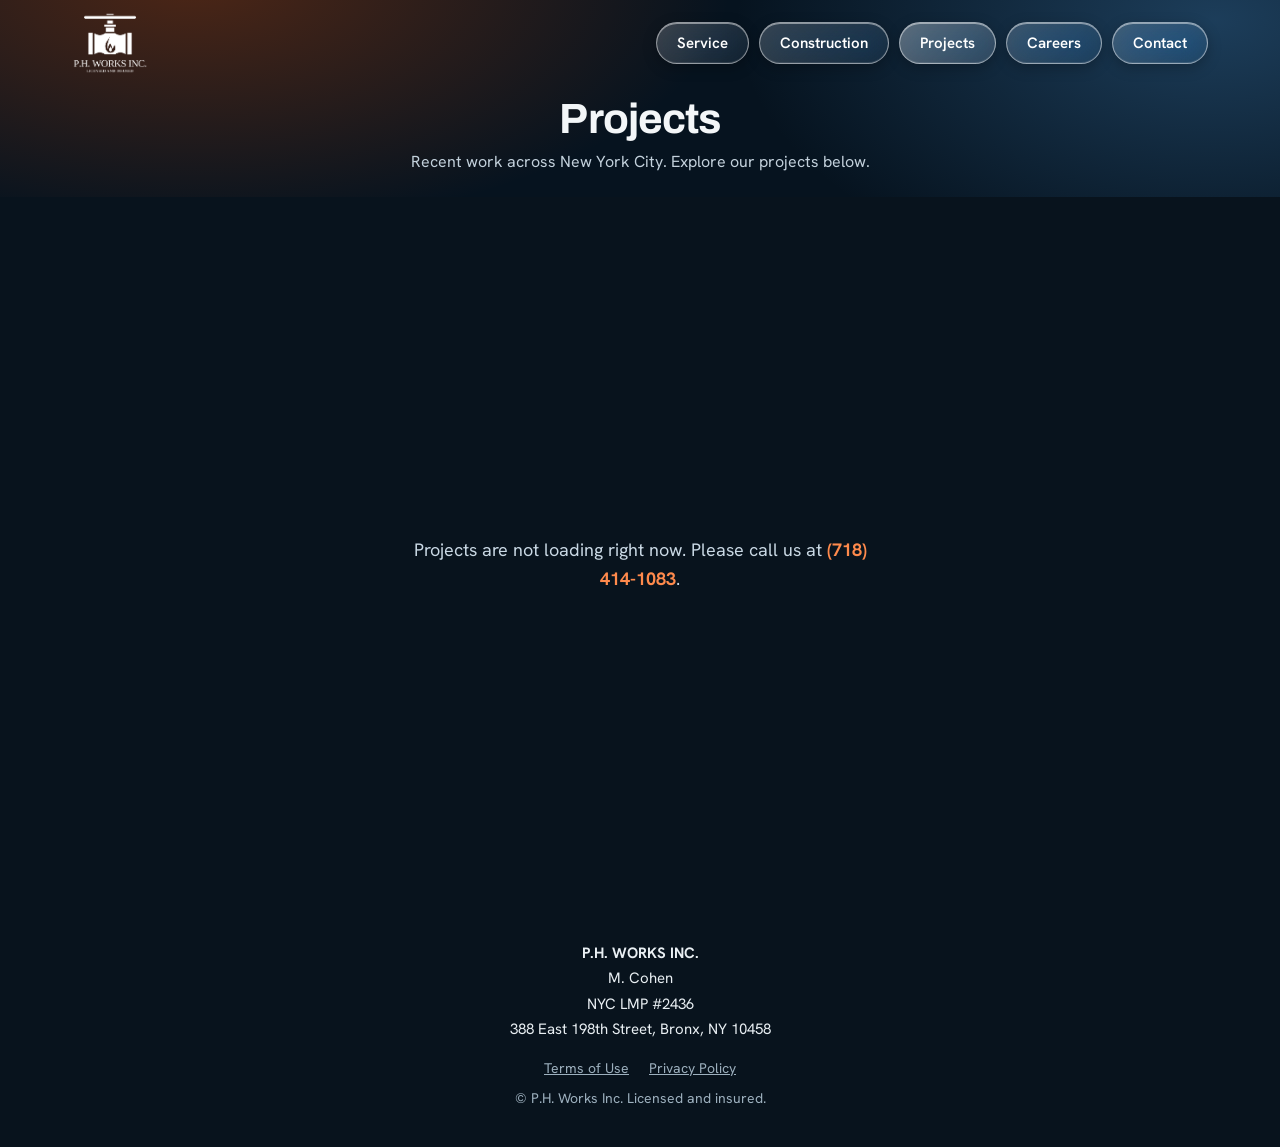
<file: projects.html>
<!DOCTYPE html>
<html lang="en">
<head>
<meta charset="utf-8">
<meta name="viewport" content="width=device-width, initial-scale=1, viewport-fit=cover">
<title>Projects | P.H. Works Inc</title>
<meta name="description" content="Recent plumbing and construction projects by P.H. Works Inc across New York City.">
<link rel="preconnect" href="https://fonts.googleapis.com">
<link href="https://fonts.googleapis.com/css2?family=Archivo:wght@600;700;800&family=Hanken+Grotesk:wght@400;500;600&display=swap" rel="stylesheet">
<link rel="stylesheet" href="style.css">
</head>
<body class="projects">
<div class="pg"><div class="wrap">
<header>
<a href="index.html" aria-label="P.H. Works Inc home"><img class="logo" src="images/email-logo.png" alt="P.H. Works Inc. Licensed and insured"></a>
<button class="menu" type="button" id="mb" aria-expanded="false" aria-controls="nv">Menu</button>
<nav id="nv" aria-label="Main">
<a href="request-service.html">Service</a>
<a href="request-estimate.html">Construction</a>
<a href="projects.html" aria-current="page">Projects</a>
<a href="apply.html">Careers</a>
<a href="index.html#contact">Contact</a>
</nav>
</header>
<div class="top">
<h1>Projects</h1>
<p>Recent work across New York City. Explore our projects below.</p>
</div>
</div></div>
<main><section><div class="wrap">
<div class="pgrid" id="pgrid" role="region" aria-label="Project carousel"></div>
<div class="portfolio-controls" id="portfolio-controls" hidden>
<button type="button" id="portfolio-prev" aria-label="Previous projects">&#8592;</button>
<div class="portfolio-dots" id="portfolio-dots" aria-label="Choose a project"></div>
<button type="button" id="portfolio-next" aria-label="Next projects">&#8594;</button>
<button type="button" id="portfolio-pause" aria-label="Pause automatic sliding" aria-pressed="false">&#10074;&#10074;</button>
</div>
<div class="pfilters" id="pcats" role="group" aria-label="Project category"></div>
<div class="pfilters sub" id="psubs" role="group" aria-label="Project type"></div>
<p class="pmsg" id="pmsg">Loading projects...</p>
<noscript><p class="pmsg">Please turn on JavaScript to see our projects, or call us at <a href="tel:+17184141083">(718) 414-1083</a>.</p></noscript>
</div></section></main>
<div id="lb" role="dialog" aria-modal="true" aria-label="Project photos">
<button class="x" id="lx" aria-label="Close">&times;</button>
<div class="box" id="lbox"></div>
</div>
<script src="menu.js"></script>
<script src="supabase-config.js"></script>
<script>
/* Projects come from the admin page (admin.html). Add or edit them there. */
(function(){
var grid=document.getElementById('pgrid'),msg=document.getElementById('pmsg');
var catBox=document.getElementById('pcats'),subBox=document.getElementById('psubs');
var track=document.createElement('div');track.className='portfolio-track';grid.appendChild(track);
var lb=document.getElementById('lb'),box=document.getElementById('lbox');
var ORDER=['Boiler','Pumps','New construction','Gas re-pipes'];
var all=[],fCat='',fSub='';
function el(t,c,x){var e=document.createElement(t);if(c)e.className=c;if(x!=null)e.textContent=x;return e}
function uniq(a){return a.filter(function(v,i){return v&&a.indexOf(v)===i})}
function pills(wrap,items,cur,allLabel,on){
  wrap.innerHTML='';
  if(items.length<2)return;
  [''].concat(items).forEach(function(v){
    var b=el('button','',v||allLabel);b.type='button';b.setAttribute('aria-pressed',String(v===cur));
    b.addEventListener('click',function(){on(v)});wrap.appendChild(b);
  });
}
function filters(){
  var cats=uniq(all.map(function(p){return p.category})).sort(function(a,b){
    var i=ORDER.indexOf(a),j=ORDER.indexOf(b);
    if(i<0&&j<0)return a.localeCompare(b);if(i<0)return 1;if(j<0)return -1;return i-j});
  pills(catBox,cats,fCat,'All',function(v){fCat=v;fSub='';filters();render()});
  var subs=fCat?uniq(all.filter(function(p){return p.category===fCat}).map(function(p){return p.subtype})):[];
  pills(subBox,subs,fSub,'All '+fCat,function(v){fSub=v;filters();render()});
}
function render(){
  var list=all.filter(function(p){return(!fCat||p.category===fCat)&&(!fSub||p.subtype===fSub)});
  cancelAnimationFrame(carouselFrame);carouselGeneration++;
  track.innerHTML='';
  if(!list.length){document.getElementById('portfolio-controls').hidden=true;msg.style.display='';msg.textContent=all.length?'No projects here yet.':'Coming soon.';return}
  msg.style.display='none';
  list.forEach(function(p){
    var photos=p.photos||[];
    var b=el('button','proj');b.type='button';
    var cov=el('span','cov');cov.style.display='block';
    if(p.cover||photos[0]){var im=document.createElement('img');im.src=p.cover||photos[0].url;im.alt=p.title;im.loading='lazy';im.decoding='async';cov.appendChild(im)}
    var cap=el('span','cap');
    var meta=[p.category,p.subtype,p.size].filter(Boolean).join(' \u00b7 ');
    var n=photos.length+(photos.length===1?' photo':' photos');
    cap.appendChild(el('span','nm',p.title));
    cap.appendChild(el('span','ct',(meta?meta+' \u00b7 ':'')+n));
    cap.appendChild(el('span','view','View project photos \u2197'));
    b.setAttribute('aria-label',p.title+'. View project photos');
    b.appendChild(cov);b.appendChild(cap);
    b.addEventListener('click',function(e){
      if(carouselMoved){e.preventDefault();return}
      if(e.detail!==0 && !window.matchMedia('(hover: hover) and (pointer: fine)').matches && !b.classList.contains('is-revealed')){
        grid.querySelectorAll('.is-revealed').forEach(function(card){card.classList.remove('is-revealed')});
        b.classList.add('is-revealed');return;
      }
      open(p);
    });
    track.appendChild(b);
  });
  carouselPosition=0;setupCarousel();
}

// Use the homepage's translate3d track, 34 px/s base speed and velocity easing.
var carouselPaused=false,carouselHover=false,carouselTouch=false;
var controls=document.getElementById('portfolio-controls'),dots=document.getElementById('portfolio-dots');
var pauseButton=document.getElementById('portfolio-pause');
var carouselCount=0,carouselLoop=false,carouselGeneration=0,carouselUnit=0;
var carouselFrame=null,carouselTime=0,carouselPosition=0,carouselTarget=null;
var carouselSpeed=34,carouselVelocity=0,carouselMoved=false;
function carouselStep(){
  if(!carouselUnit&&track.children.length)carouselUnit=track.children[0].getBoundingClientRect().width+(parseFloat(getComputedStyle(track).gap)||0);
  return carouselUnit||1;
}
function carouselIndex(){return Math.round(carouselPosition/carouselStep())-(carouselLoop?carouselCount:0)}
function paintCarousel(){track.style.transform='translate3d('+(-carouselPosition)+'px,0,0)'}
function carouselMove(index){
  if(!carouselCount)return;
  carouselTarget=(index+(carouselLoop?carouselCount:0))*carouselStep();
  if(window.matchMedia('(prefers-reduced-motion: reduce)').matches){carouselPosition=carouselTarget;carouselTarget=null;normalizeCarousel();paintCarousel();syncCarousel()}
}
function normalizeCarousel(){
  if(!carouselLoop)return;
  var period=carouselCount*carouselStep();
  if(!period)return;
  var normalized=((carouselPosition-period)%period+period)%period+period;
  var shift=normalized-carouselPosition;
  carouselPosition=normalized;
  if(carouselTarget!==null)carouselTarget+=shift;
}
function animateCarousel(time){
  var dt=carouselTime?Math.min((time-carouselTime)/1000,.05):0;carouselTime=time;
  var reduced=window.matchMedia('(prefers-reduced-motion: reduce)').matches;
  var rect=grid.getBoundingClientRect();
  var visible=!document.hidden&&!lb.classList.contains('on')&&rect.bottom>0&&rect.top<innerHeight;
  if(visible){
    if(!carouselTouch){
      if(carouselTarget!==null){
        carouselVelocity=0;
        var delta=carouselTarget-carouselPosition;
        carouselPosition+=delta*(1-Math.exp(-6*dt));
        if(Math.abs(delta)<.1){carouselPosition=carouselTarget;carouselTarget=null}
      }else{
        var base=carouselLoop&&!reduced&&!carouselPaused&&!carouselHover&&!grid.contains(document.activeElement)?carouselSpeed:0;
        carouselVelocity+=(base-carouselVelocity)*Math.min(1,dt*3);
        carouselPosition+=carouselVelocity*dt;
      }
    }
    normalizeCarousel();paintCarousel();syncCarousel();
  }
  carouselFrame=requestAnimationFrame(animateCarousel);
}
function syncCarousel(){
  var index=carouselCount?((carouselIndex()%carouselCount)+carouselCount)%carouselCount:0;
  dots.querySelectorAll('button').forEach(function(b,i){
    var current=String(i===index);if(b.getAttribute('aria-current')!==current)b.setAttribute('aria-current',current);
  });
  document.getElementById('portfolio-prev').disabled=!carouselLoop;
  document.getElementById('portfolio-next').disabled=!carouselLoop;
}
function setupCarousel(){
  cancelAnimationFrame(carouselFrame);carouselTime=0;carouselVelocity=0;carouselTarget=null;dots.innerHTML='';
  track.querySelectorAll('[data-carousel-clone]').forEach(function(node){node.remove()});
  var originals=Array.from(track.children);carouselCount=originals.length;carouselLoop=false;carouselUnit=0;
  var generation=++carouselGeneration;
  originals.forEach(function(card,i){var d=el('button');d.type='button';d.setAttribute('aria-label','Go to '+card.querySelector('.nm').textContent);d.addEventListener('click',function(){carouselMove(i)});dots.appendChild(d)});
  requestAnimationFrame(function(){
    if(generation!==carouselGeneration)return;
    var step=carouselStep();
    carouselLoop=carouselCount>1&&track.scrollWidth>grid.clientWidth-parseFloat(getComputedStyle(grid).paddingLeft)-parseFloat(getComputedStyle(grid).paddingRight)+2;
    if(carouselLoop){
      function copy(card){
        var clone=card.cloneNode(true);clone.classList.remove('is-revealed');clone.tabIndex=-1;clone.setAttribute('aria-hidden','true');clone.setAttribute('data-carousel-clone','');
        clone.addEventListener('click',function(e){
          if(carouselMoved){e.preventDefault();return}
          if(e.detail!==0&&!window.matchMedia('(hover: hover) and (pointer: fine)').matches&&!clone.classList.contains('is-revealed')){
            grid.querySelectorAll('.is-revealed').forEach(function(c){c.classList.remove('is-revealed')});clone.classList.add('is-revealed');return;
          }
          card.dispatchEvent(new MouseEvent('click',{bubbles:true,detail:0}));
        });return clone;
      }
      var before=document.createDocumentFragment(),after=document.createDocumentFragment();
      originals.forEach(function(card){before.appendChild(copy(card));after.appendChild(copy(card))});
      track.insertBefore(before,track.firstChild);track.appendChild(after);
      carouselPosition=carouselCount*step;
    }else carouselPosition=0;
    controls.hidden=!carouselLoop;syncCarousel();fitPortfolio();paintCarousel();carouselFrame=requestAnimationFrame(animateCarousel);
  });
}
// Match the homepage's pointer drag and gentle hover deceleration.
var pointerStart=0,pointerPosition=0,pointerDown=false,pointerId=null;
grid.addEventListener('pointerenter',function(e){if(e.pointerType==='mouse')carouselHover=true});
grid.addEventListener('pointerleave',function(){carouselHover=false});
grid.addEventListener('pointerdown',function(e){
  if(!carouselLoop||e.button!==0)return;
  pointerDown=true;pointerId=e.pointerId;carouselMoved=false;pointerStart=e.clientX;pointerPosition=carouselPosition;
});
window.addEventListener('pointermove',function(e){
  if(!pointerDown||e.pointerId!==pointerId)return;
  var dx=e.clientX-pointerStart;
  if(Math.abs(dx)>6&&!carouselTouch){carouselTouch=true;carouselMoved=true;carouselTarget=null;grid.classList.add('is-dragging');grid.setPointerCapture(e.pointerId)}
  if(carouselTouch){carouselPosition=pointerPosition-dx;carouselVelocity=0;paintCarousel()}
});
function finishCarouselDrag(e){
  if(!pointerDown||e.pointerId!==pointerId)return;
  pointerDown=false;carouselTouch=false;grid.classList.remove('is-dragging');
  if(grid.hasPointerCapture(e.pointerId))grid.releasePointerCapture(e.pointerId);
  normalizeCarousel();paintCarousel();
  setTimeout(function(){carouselMoved=false},0);
}
window.addEventListener('pointerup',finishCarouselDrag);
window.addEventListener('pointercancel',finishCarouselDrag);
grid.addEventListener('dragstart',function(e){e.preventDefault()});
function nudgeCarousel(direction){
  if(window.matchMedia('(prefers-reduced-motion: reduce)').matches){carouselMove(carouselIndex()+direction);return}
  carouselTarget=null;carouselVelocity+=direction*800;
}
document.getElementById('portfolio-prev').addEventListener('click',function(){nudgeCarousel(-1)});
document.getElementById('portfolio-next').addEventListener('click',function(){nudgeCarousel(1)});
pauseButton.addEventListener('click',function(){carouselPaused=!carouselPaused;pauseButton.textContent=carouselPaused?'\u25b6':'\u275a\u275a';pauseButton.setAttribute('aria-label',carouselPaused?'Resume automatic sliding':'Pause automatic sliding');pauseButton.setAttribute('aria-pressed',String(carouselPaused))});
var carouselResizeTimer=0,carouselWidth=grid.clientWidth;
window.addEventListener('resize',function(){
  if(grid.clientWidth===carouselWidth)return;
  carouselWidth=grid.clientWidth;clearTimeout(carouselResizeTimer);
  carouselResizeTimer=setTimeout(setupCarousel,150);
});

// Size cards from the actual header/filter heights, including wrapped filters.
function fitPortfolio(){
  var header=document.querySelector('.pg'),section=document.querySelector('main>section');
  var controls=document.getElementById('portfolio-controls');
  if(!header||!section||!track.children.length)return;
  var headerHeight=header.getBoundingClientRect().height;
  document.documentElement.style.setProperty('--portfolio-header-height',headerHeight+'px');
  var sectionStyle=getComputedStyle(section),gridStyle=getComputedStyle(grid);
  var filterHeight=[catBox,subBox].reduce(function(total,node){var style=getComputedStyle(node);return total+node.getBoundingClientRect().height+parseFloat(style.marginTop||0)+parseFloat(style.marginBottom||0)},0);
  var controlHeight=controls.hidden?0:controls.getBoundingClientRect().height+parseFloat(getComputedStyle(controls).marginTop||0);
  var padding=parseFloat(sectionStyle.paddingTop)+parseFloat(sectionStyle.paddingBottom)+parseFloat(gridStyle.paddingTop)+parseFloat(gridStyle.paddingBottom)+parseFloat(gridStyle.marginTop);
  var available=document.documentElement.clientHeight-headerHeight-filterHeight-controlHeight-padding-12;
  document.documentElement.style.setProperty('--portfolio-card-height',Math.max(160,Math.min(500,available))+'px');
}
var portfolioResize=new ResizeObserver(function(){requestAnimationFrame(fitPortfolio)});
[document.querySelector('.pg'),catBox,subBox,document.getElementById('portfolio-controls')].forEach(function(node){portfolioResize.observe(node)});
window.addEventListener('resize',fitPortfolio);
if(document.fonts)document.fonts.ready.then(fitPortfolio);

var cur=null,idx=0;
var CH_L='<svg width="24" height="24" viewBox="0 0 24 24" fill="none" stroke="currentColor" stroke-width="2.5" stroke-linecap="round" stroke-linejoin="round" aria-hidden="true"><path d="M15 18l-6-6 6-6"/></svg>';
var CH_R='<svg width="24" height="24" viewBox="0 0 24 24" fill="none" stroke="currentColor" stroke-width="2.5" stroke-linecap="round" stroke-linejoin="round" aria-hidden="true"><path d="M9 18l6-6-6-6"/></svg>';
var zoomFit=null;
window.addEventListener('resize',function(){if(zoomFit)zoomFit()});
function zoomable(st,im,canSwipe){
  var s=1,x=0,y=0,bw=0,bh=0,MAX=6,ptrs={},pinch=null,pinched=false,start=null;
  function apply(){
    var vw=st.clientWidth,vh=st.clientHeight,mx=Math.max(0,(bw*s-vw)/2),my=Math.max(0,(bh*s-vh)/2);
    x=Math.min(mx,Math.max(-mx,x));y=Math.min(my,Math.max(-my,y));
    im.style.transform=s===1?'':'translate('+x+'px,'+y+'px) scale('+s+')';
    st.classList.toggle('zoomed',s>1);
  }
  function fit(){
    var nw=im.naturalWidth,nh=im.naturalHeight;if(!nw||!nh)return;
    var f=Math.min(st.clientWidth/nw,st.clientHeight/nh);
    bw=nw*f;bh=nh*f;im.style.width=bw+'px';im.style.height=bh+'px';apply();
  }
  zoomFit=fit;im.addEventListener('load',fit);
  function zoomAt(px,py,ns){
    ns=Math.min(MAX,Math.max(1,ns));var r=ns/s;
    x=px-(px-x)*r;y=py-(py-y)*r;s=ns;if(s===1){x=0;y=0}apply();
  }
  function rel(e){var r=st.getBoundingClientRect();return{x:e.clientX-r.left-r.width/2,y:e.clientY-r.top-r.height/2}}
  st.addEventListener('wheel',function(e){
    e.preventDefault();
    var p=rel(e),dy=e.deltaMode===1?e.deltaY*33:e.deltaY;
    zoomAt(p.x,p.y,s*Math.exp(-dy*(e.ctrlKey?0.01:0.0018)));
  },{passive:false});
  st.addEventListener('pointerdown',function(e){
    if(e.target.closest&&e.target.closest('.nav'))return;
    try{st.setPointerCapture(e.pointerId)}catch(_){}
    var p=rel(e);ptrs[e.pointerId]={x:p.x,y:p.y};
    var ids=Object.keys(ptrs);
    if(ids.length===1){pinched=false;start={x:e.clientX,y:e.clientY}}
    if(ids.length===2){pinched=true;var a=ptrs[ids[0]],b=ptrs[ids[1]];pinch={d:Math.hypot(a.x-b.x,a.y-b.y)||1,mx:(a.x+b.x)/2,my:(a.y+b.y)/2}}
  });
  st.addEventListener('pointermove',function(e){
    var q=ptrs[e.pointerId];if(!q)return;
    var p=rel(e),ids=Object.keys(ptrs);
    if(ids.length>=2&&pinch){
      q.x=p.x;q.y=p.y;
      var a=ptrs[ids[0]],b=ptrs[ids[1]],d=Math.hypot(a.x-b.x,a.y-b.y)||1,mx=(a.x+b.x)/2,my=(a.y+b.y)/2;
      x+=mx-pinch.mx;y+=my-pinch.my;
      zoomAt(mx,my,s*d/pinch.d);
      pinch.d=d;pinch.mx=mx;pinch.my=my;
    }else if(ids.length===1&&s>1){
      x+=p.x-q.x;y+=p.y-q.y;q.x=p.x;q.y=p.y;apply();
    }
  });
  function up(e){
    if(!ptrs[e.pointerId])return;
    delete ptrs[e.pointerId];pinch=null;
    if(!Object.keys(ptrs).length&&start){
      var dx=e.clientX-start.x,dy=e.clientY-start.y;start=null;
      if(canSwipe&&!pinched&&s===1&&e.type==='pointerup'&&e.pointerType==='touch'&&Math.abs(dx)>45&&Math.abs(dx)>Math.abs(dy)*1.2)go(dx<0?1:-1);
    }
  }
  st.addEventListener('pointerup',up);
  st.addEventListener('pointercancel',up);
}
function openHash(){
  var m=/^#p-(.+)$/.exec(location.hash);if(!m)return;
  var id=decodeURIComponent(m[1]);
  var p=all.filter(function(x){return String(x.id)===id})[0];
  if(p&&(p.photos||[]).length)open(p);
}
function show(){
  var photos=cur.photos||[],ph=photos[idx];
  box.innerHTML='';
  box.appendChild(el('h2','',cur.title));
  var meta=[cur.category,cur.subtype,cur.size].filter(Boolean).join(' \u00b7 ');
  if(meta)box.appendChild(el('p','meta',meta));
  if(cur.description)box.appendChild(el('p','desc',cur.description));
  if(!ph)return;
  var st=el('div','stage');
  var im=document.createElement('img');im.src=ph.url;im.alt=(ph.caption||cur.title)+' (photo '+(idx+1)+' of '+photos.length+')';
  st.appendChild(im);
  zoomable(st,im,photos.length>1);
  if(photos.length>1){
    var pv=el('button','nav pv');pv.type='button';pv.setAttribute('aria-label','Previous photo');pv.innerHTML=CH_L;pv.addEventListener('click',function(){go(-1)});
    var nx=el('button','nav nx');nx.type='button';nx.setAttribute('aria-label','Next photo');nx.innerHTML=CH_R;nx.addEventListener('click',function(){go(1)});
    st.appendChild(pv);st.appendChild(nx);
  }
  box.appendChild(st);
  // Keep the counter in the same place even when captions or labels differ.
  if(photos.length>1)box.appendChild(el('div','count',(idx+1)+' of '+photos.length));
  if(ph.label){var d=el('div');d.appendChild(el('span','tag',ph.label));box.appendChild(d)}
  if(ph.caption)box.appendChild(el('p','note',ph.caption));
  // preload neighbours so the arrows feel instant
  [1,-1].forEach(function(o){var n=photos[(idx+o+photos.length)%photos.length];if(n){var pi=new Image();pi.src=n.url}});
}
function go(d){var n=(cur.photos||[]).length;idx=(idx+d+n)%n;show()}
function open(p){
  cur=p;idx=0;show();
  lb.classList.add('on');lb.scrollTop=0;document.body.style.overflow='hidden';
}
function close(){lb.classList.remove('on');if(/^#p-/.test(location.hash)&&history.replaceState)history.replaceState(null,'',location.pathname+location.search);document.body.style.overflow='';box.innerHTML=''}
document.getElementById('lx').addEventListener('click',close);
lb.addEventListener('click',function(e){if(e.target===lb)close()});
document.addEventListener('keydown',function(e){if(!lb.classList.contains('on'))return;if(e.key==='Escape')close();if(e.key==='ArrowRight'&&cur&&cur.photos.length>1)go(1);if(e.key==='ArrowLeft'&&cur&&cur.photos.length>1)go(-1)});
if(typeof PHW_SUPABASE_URL==='undefined'||PHW_SUPABASE_URL.indexOf('YOUR-')>-1){msg.textContent='Coming soon.';return}
fetch(PHW_SUPABASE_URL+'/rest/v1/projects?published=eq.true&order=created_at.desc&select=*,project_photos(*)',{headers:{apikey:PHW_SUPABASE_KEY,Authorization:'Bearer '+PHW_SUPABASE_KEY}})
  .then(function(r){if(!r.ok)throw new Error(r.status);return r.json()})
  .then(function(rows){
    rows.sort(function(a,b){return (a.sort_order == null ? 2147483647 : a.sort_order) - (b.sort_order == null ? 2147483647 : b.sort_order)});
    all=rows.map(function(p){
      var pics=(p.project_photos||[]).slice().sort(function(a,b){return (a.sort_order == null ? 2147483647 : a.sort_order) - (b.sort_order == null ? 2147483647 : b.sort_order) || (a.created_at<b.created_at?-1:a.created_at>b.created_at?1:0)});
      var cv=pics.filter(function(x){return x.is_cover})[0]||pics[0];
      p.cover=cv?PHW_SUPABASE_URL+'/storage/v1/object/public/project-photos/'+cv.path:'';
      p.photos=pics.map(function(x){return{url:PHW_SUPABASE_URL+'/storage/v1/object/public/project-photos/'+x.path,label:x.kind==='before'?'Before':x.kind==='after'?'After':'',caption:x.caption||''}});
      return p});
    filters();render();openHash();window.addEventListener('hashchange',openHash)})
  .catch(function(){msg.innerHTML='Projects are not loading right now. Please call us at <a href="tel:+17184141083">(718) 414-1083</a>.'});
})();
</script>
<footer><div class="wrap"><p class="lic"><strong>P.H. WORKS INC.</strong><br>M. Cohen<br>NYC LMP #2436<br>388 East 198th Street, Bronx, NY 10458</p><p class="fl"><a href="terms.html">Terms of Use</a><a href="privacy.html">Privacy Policy</a></p><p>&copy; P.H. Works Inc. Licensed and insured.</p></div></footer>
</body>
</html>
</file>
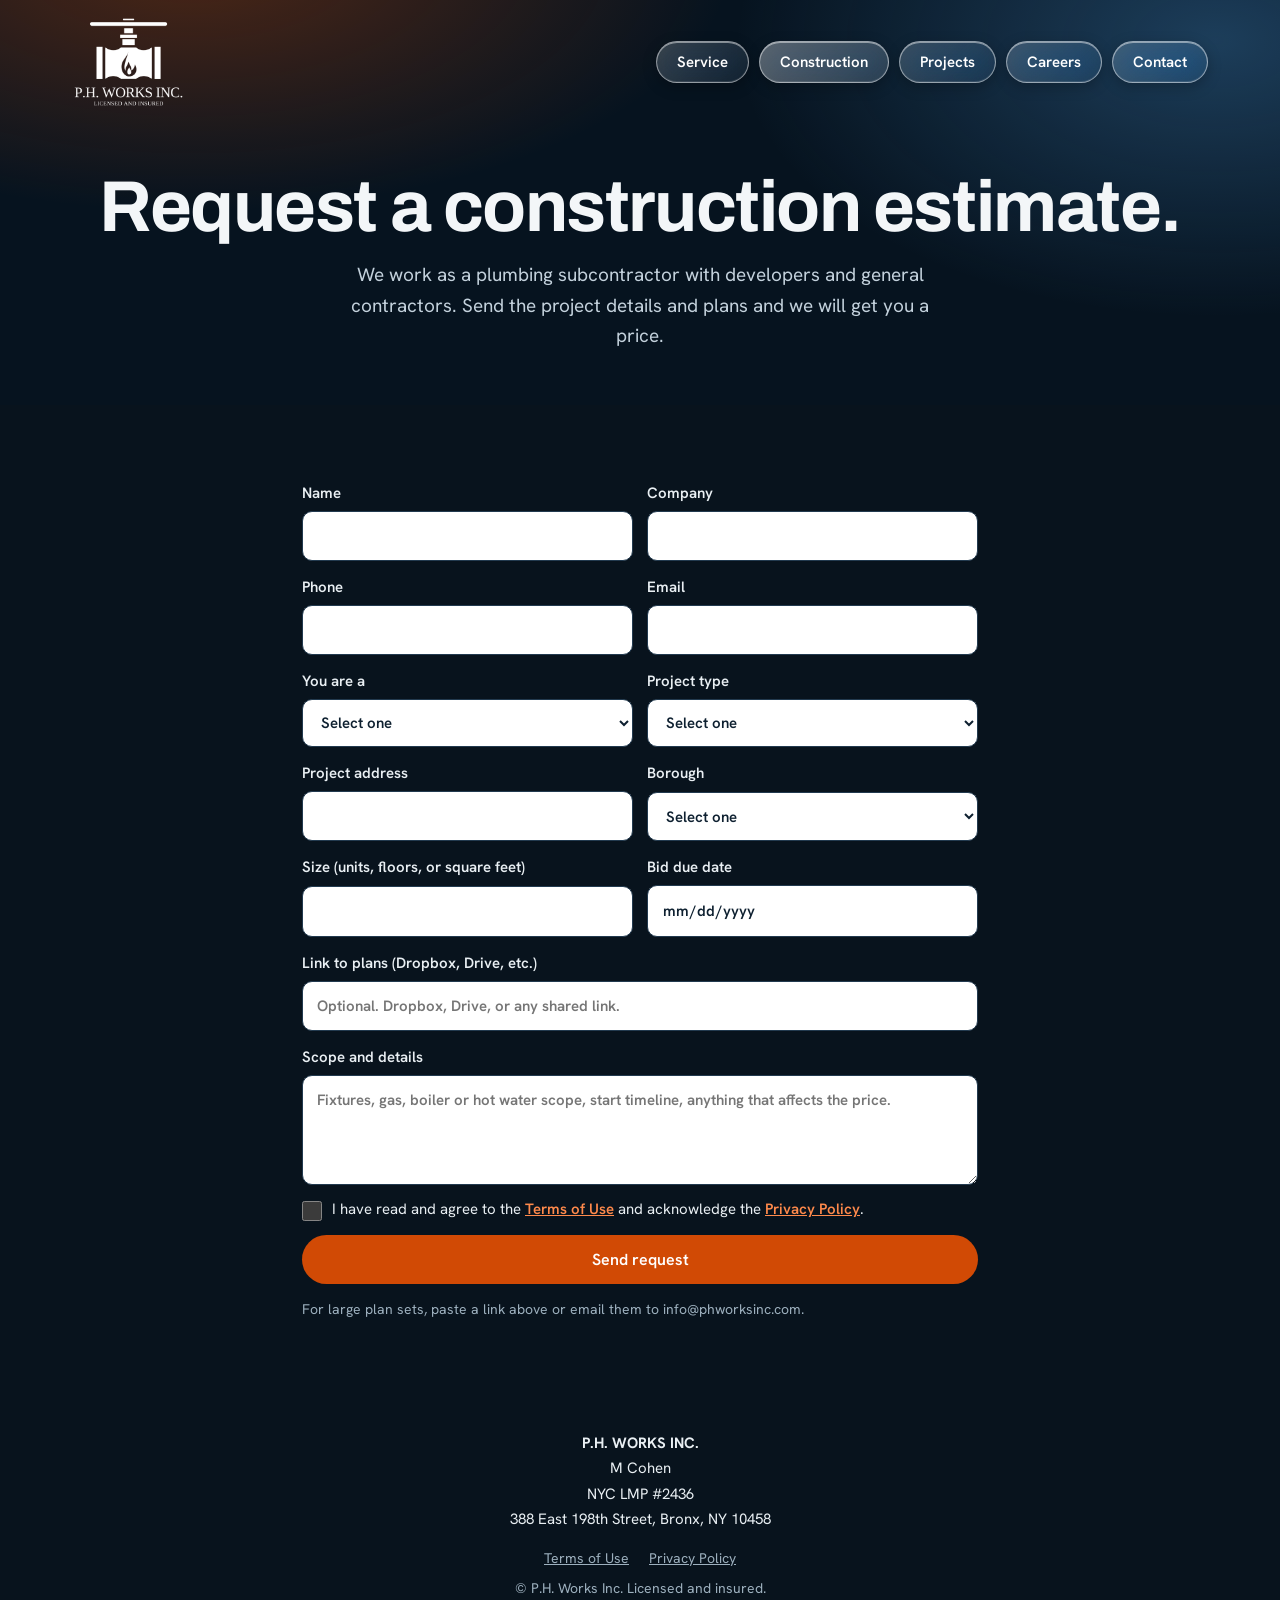
<file: request-estimate.html>
<!DOCTYPE html>
<html lang="en">
<head>
<meta charset="utf-8">
<meta name="viewport" content="width=device-width, initial-scale=1, viewport-fit=cover">
<title>Request a Construction Estimate | P.H. Works Inc</title>
<meta name="description" content="Request a plumbing estimate for multi-family, renovation, or custom home construction in NYC.">
<link rel="preconnect" href="https://fonts.googleapis.com">
<link href="https://fonts.googleapis.com/css2?family=Archivo:wght@600;700;800&family=Hanken+Grotesk:wght@400;500;600&display=swap" rel="stylesheet">
<link rel="stylesheet" href="style.css">
</head>
<body>
<div class="pg"><div class="wrap">
<header>
<a href="index.html" aria-label="P.H. Works Inc home"><img class="logo" src="images/email-logo.png" alt="P.H. Works Inc. Licensed and insured"></a>
<button class="menu" type="button" id="mb" aria-expanded="false" aria-controls="nv">Menu</button>
<nav id="nv" aria-label="Main">
<a href="request-service.html">Service</a>
<a href="request-estimate.html" aria-current="page">Construction</a>
<a href="projects.html">Projects</a>
<a href="apply.html">Careers</a>
<a href="index.html#contact">Contact</a>
</nav>
</header>
<div class="top">
<h1>Request a construction estimate.</h1>
<p>We work as a plumbing subcontractor with developers and general contractors. Send the project details and plans and we will get you a price.</p>
</div>
</div></div>
<main><section><div class="wrap formwrap">

<form id="q" method="post">
<div style="position:absolute;left:-9999px" aria-hidden="true"><input type="text" name="website" tabindex="-1" autocomplete="off"></div>

<div class="row"><label>Name<input name="n" required autocomplete="name"></label><label>Company<input name="c" autocomplete="organization"></label></div>
<div class="row"><label>Phone<input name="p" required autocomplete="tel" type="tel"></label><label>Email<input name="email" required type="email" autocomplete="email"></label></div>
<div class="row"><label>You are a<select name="r" required><option value="" disabled selected hidden>Select one</option><option>Developer</option><option>General contractor</option><option>Owner</option><option>Architect or engineer</option><option>Other</option></select></label>
<label>Project type<select name="t" required><option value="" disabled selected hidden>Select one</option><option>New ground-up multi-family</option><option>Renovation</option><option>New custom housing</option><option>Something else</option></select></label></div>
<div class="row"><label>Project address<input name="a" ></label><label>Borough<select name="b"><option value="" disabled selected hidden>Select one</option><option>Brooklyn</option><option>Manhattan</option><option>Queens</option><option>Bronx</option><option>Staten Island</option></select></label></div>
<div class="row"><label>Size (units, floors, or square feet)<input name="z" ></label><label>Bid due date<input name="w" type="date" id="bd"></label></div>
<label>Link to plans (Dropbox, Drive, etc.)<input name="l" type="url" placeholder="Optional. Dropbox, Drive, or any shared link."></label>
<label>Scope and details<textarea name="d" placeholder="Fixtures, gas, boiler or hot water scope, start timeline, anything that affects the price."></textarea></label>
<label class="agree"><input type="checkbox" name="agreed_to_terms_and_privacy" value="Yes" required><span>I have read and agree to the <a href="terms.html" target="_blank" rel="noopener">Terms of Use</a> and acknowledge the <a href="privacy.html" target="_blank" rel="noopener">Privacy Policy</a>.</span></label>
<button class="btn" type="submit" id="sb">Send request</button>
<p class="note">For large plan sets, paste a link above or email them to info@phworksinc.com.</p>
</form>
</div></section></main>
<footer><div class="wrap"><p class="lic"><strong>P.H. WORKS INC.</strong><br>M Cohen<br>NYC LMP #2436<br>388 East 198th Street, Bronx, NY 10458</p><p class="fl"><a href="terms.html">Terms of Use</a><a href="privacy.html">Privacy Policy</a></p><p>&copy; P.H. Works Inc. Licensed and insured.</p></div></footer>
<script src="menu.js"></script>
<script src="submit.js"></script>
<script>
var f=document.getElementById('q');
var bd=document.getElementById('bd'),t=new Date();bd.min=t.getFullYear()+'-'+String(t.getMonth()+1).padStart(2,'0')+'-'+String(t.getDate()).padStart(2,'0');
PHSubmit({form:f,type:'quote',build:function(f){return {
 name:f.elements.n.value, phone:f.elements.p.value, email:f.elements.email.value, message:f.elements.d.value,
 'Company':f.elements.c.value, 'You are a':f.elements.r.value, 'Project type':f.elements.t.value,
 'Project address':f.elements.a.value, 'Borough':f.elements.b.value, 'Size':f.elements.z.value,
 'Bid due date':f.elements.w.value, 'Plans link':f.elements.l.value,
 'Agreed to Terms and Privacy':'Yes'}}});
</script>
</body>
</html>
</file>
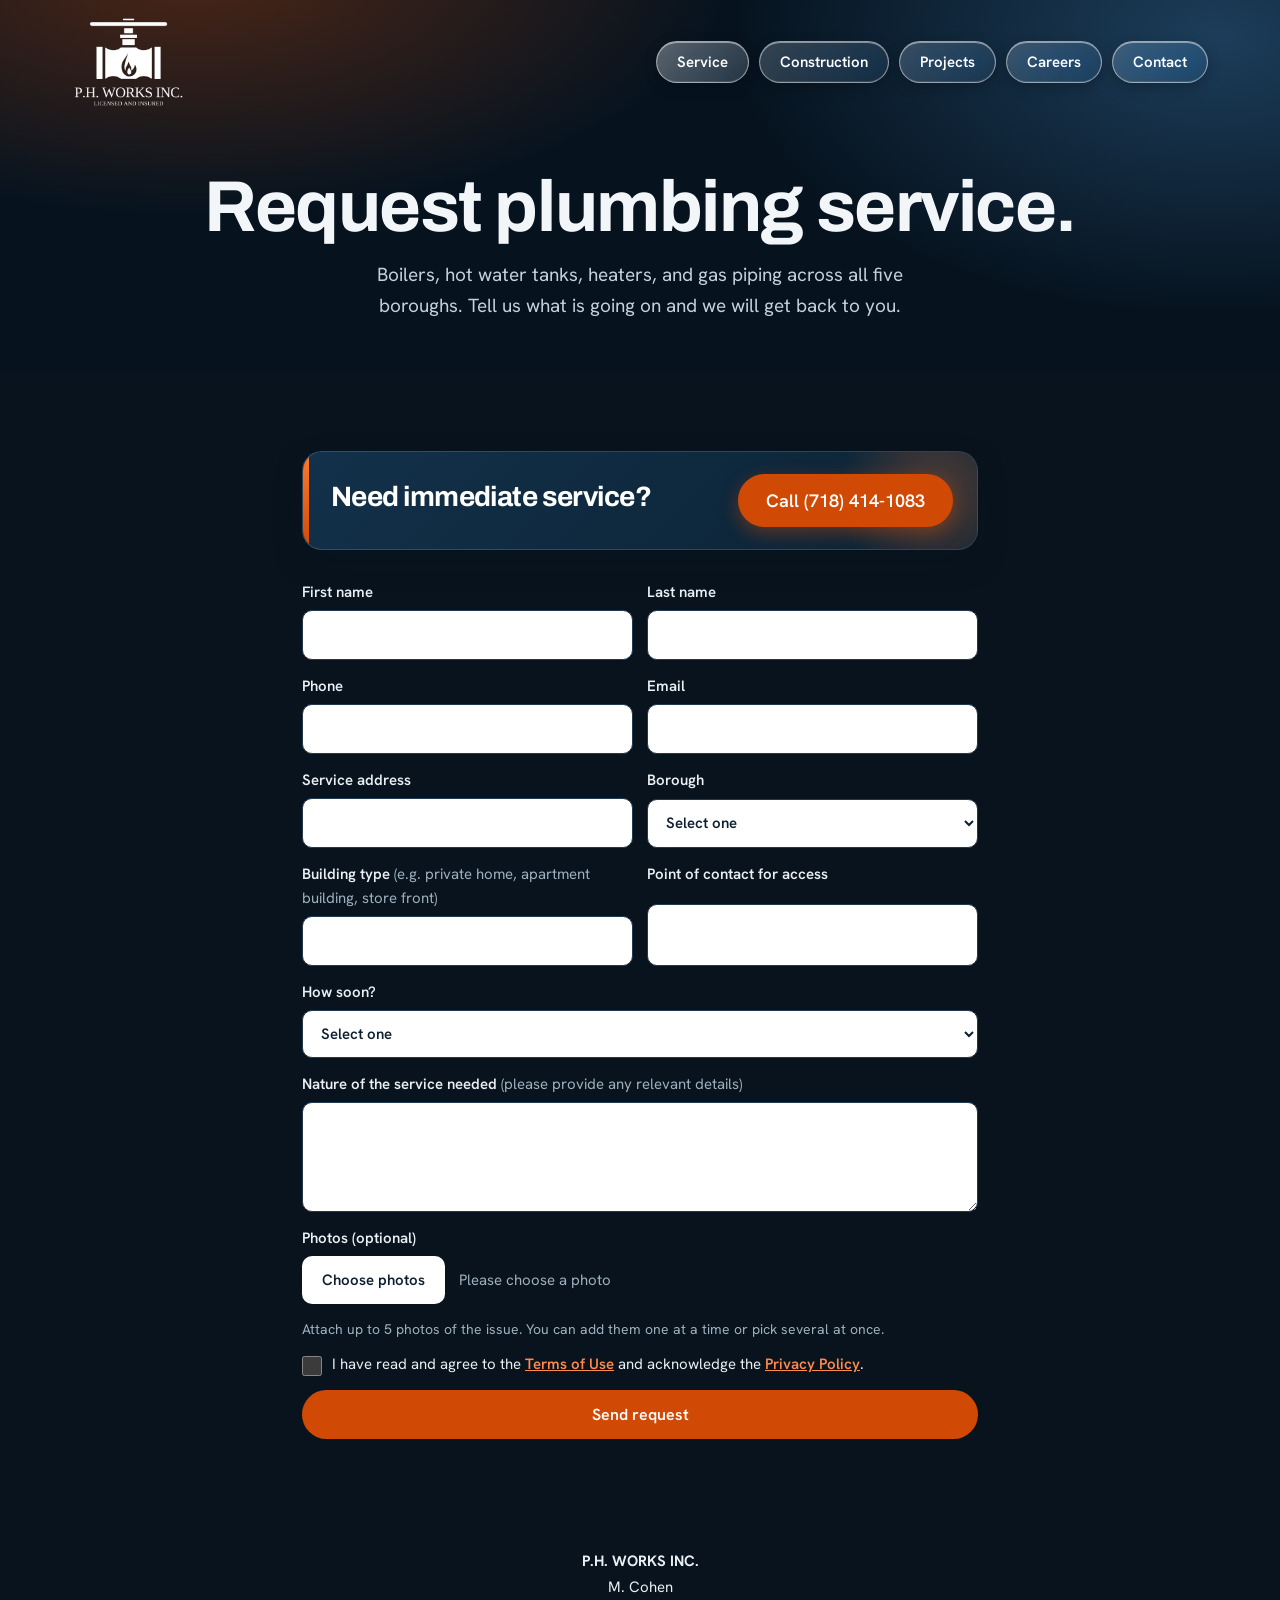
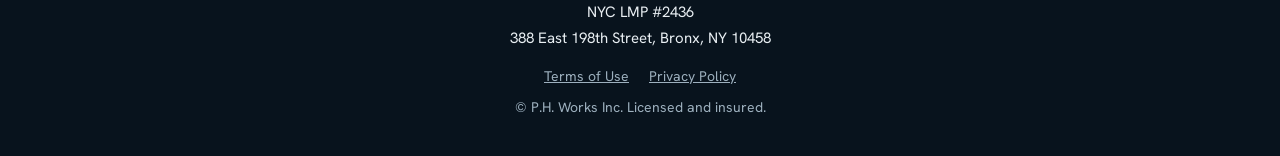
<file: request-service.html>
<!DOCTYPE html>
<html lang="en">
<head>
<meta charset="utf-8">
<meta name="viewport" content="width=device-width, initial-scale=1, viewport-fit=cover">
<title>Request Plumbing Service | P.H. Works Inc</title>
<meta name="description" content="Request plumbing service in NYC: boilers, hot water tanks, heaters and gas piping. Emergency calls taken.">
<link rel="preconnect" href="https://fonts.googleapis.com">
<link href="https://fonts.googleapis.com/css2?family=Archivo:wght@600;700;800&family=Hanken+Grotesk:wght@400;500;600&display=swap" rel="stylesheet">
<link rel="stylesheet" href="style.css">
</head>
<body>
<div class="pg"><div class="wrap">
<header>
<a href="index.html" aria-label="P.H. Works Inc home"><img class="logo" src="images/email-logo.png" alt="P.H. Works Inc. Licensed and insured"></a>
<button class="menu" type="button" id="mb" aria-expanded="false" aria-controls="nv">Menu</button>
<nav id="nv" aria-label="Main">
<a href="request-service.html" aria-current="page">Service</a>
<a href="request-estimate.html">Construction</a>
<a href="projects.html">Projects</a>
<a href="apply.html">Careers</a>
<a href="index.html#contact">Contact</a>
</nav>
</header>
<div class="top">
<h1>Request plumbing service.</h1>
<p>Boilers, hot water tanks, heaters, and gas piping across all five boroughs. Tell us what is going on and we will get back to you.</p>
</div>
</div></div>
<main><section><div class="wrap formwrap">
<div class="emerg">
<div>
<h2>Need immediate service?</h2>
</div>
<a class="btn" href="tel:+17184141083">Call (718) 414-1083</a>
</div>
<form id="q" method="post">
<div style="position:absolute;left:-9999px" aria-hidden="true"><input type="text" name="website" tabindex="-1" autocomplete="off"></div>
<div class="row"><label>First name<input name="fn" required autocomplete="given-name"></label><label>Last name<input name="ln" required autocomplete="family-name"></label></div>
<div class="row"><label>Phone<input name="p" required autocomplete="tel" type="tel"></label><label>Email<input name="email" required type="email" autocomplete="email"></label></div>
<div class="row"><label>Service address<input name="a" required autocomplete="street-address"></label><label>Borough<select name="b" required><option value="" disabled selected>Select one</option><option>Brooklyn</option><option>Manhattan</option><option>Queens</option><option>Bronx</option><option>Staten Island</option></select></label></div>
<div class="row"><label><span>Building type <span class="hint">(e.g. private home, apartment building, store front)</span></span><input name="bt" required></label><label>Point of contact for access<input name="poc"></label></div>
<label>How soon?<select name="u" required><option value="" disabled selected>Select one</option><option>Within 24 to 48 hours</option><option>This week</option><option>Flexible</option></select></label>
<label><span>Nature of the service needed <span class="hint">(please provide any relevant details)</span></span><textarea name="d" required></textarea></label>
<div class="photos"><span class="plabel">Photos (optional)</span>
<input type="file" id="ph" name="attachment" accept="image/*" multiple class="vh">
<div class="pick"><label class="pickbtn" for="ph">Choose photos</label><span id="ps">Please choose a photo</span></div></div>
<p class="note" id="pn">Attach up to 5 photos of the issue. You can add them one at a time or pick several at once.</p>
<ul class="pics" id="pl"></ul>
<label class="agree"><input type="checkbox" name="agreed_to_terms_and_privacy" value="Yes" required><span>I have read and agree to the <a href="terms.html" target="_blank" rel="noopener">Terms of Use</a> and acknowledge the <a href="privacy.html" target="_blank" rel="noopener">Privacy Policy</a>.</span></label>
<button class="btn" type="submit" id="sb">Send request</button>

</form>
</div></section></main>
<footer><div class="wrap"><p class="lic"><strong>P.H. WORKS INC.</strong><br>M. Cohen<br>NYC LMP #2436<br>388 East 198th Street, Bronx, NY 10458</p><p class="fl"><a href="terms.html">Terms of Use</a><a href="privacy.html">Privacy Policy</a></p><p>&copy; P.H. Works Inc. Licensed and insured.</p></div></footer>
<script src="menu.js"></script>
<script src="submit.js"></script>
<script>
var f=document.getElementById('q'),fi=f.elements.attachment,pn=document.getElementById('pn'),pl=document.getElementById('pl'),ps=document.getElementById('ps'),pics=[];
var NOTE=pn.textContent;
function draw(){ps.textContent=pics.length?pics.length+' of 5 photo'+(pics.length>1?'s':'')+' added':'Please choose a photo';pl.innerHTML='';pics.forEach(function(file,i){var li=document.createElement('li'),sp=document.createElement('span'),b=document.createElement('button');sp.textContent=file.name;b.type='button';b.textContent='Remove';b.setAttribute('aria-label','Remove '+file.name);b.addEventListener('click',function(){pics.splice(i,1);pn.textContent=NOTE;draw()});li.appendChild(sp);li.appendChild(b);pl.appendChild(li)})}
fi.addEventListener('change',function(){var added=Array.prototype.slice.call(fi.files),over=false;added.forEach(function(x){if(pics.some(function(y){return y.name===x.name&&y.size===x.size&&y.lastModified===x.lastModified}))return;if(pics.length>=5){over=true;return}pics.push(x)});fi.value='';pn.textContent=over?'Only 5 photos can be attached. The extra ones were not added.':NOTE;draw()});
PHSubmit({form:f,type:'service',files:function(){return Promise.all(pics.slice(0,5).map(PHShrink))},build:function(f){
 return {
 name:f.elements.fn.value+' '+f.elements.ln.value, 'First name':f.elements.fn.value, 'Last name':f.elements.ln.value, phone:f.elements.p.value, email:f.elements.email.value, message:f.elements.d.value,
 'Service address':f.elements.a.value, 'Borough':f.elements.b.value, 'Building type':f.elements.bt.value, 'Point of contact for access':f.elements.poc.value,
 'How soon':f.elements.u.value,
 'Agreed to Terms and Privacy':'Yes'}}});
</script>
</body>
</html>
</file>
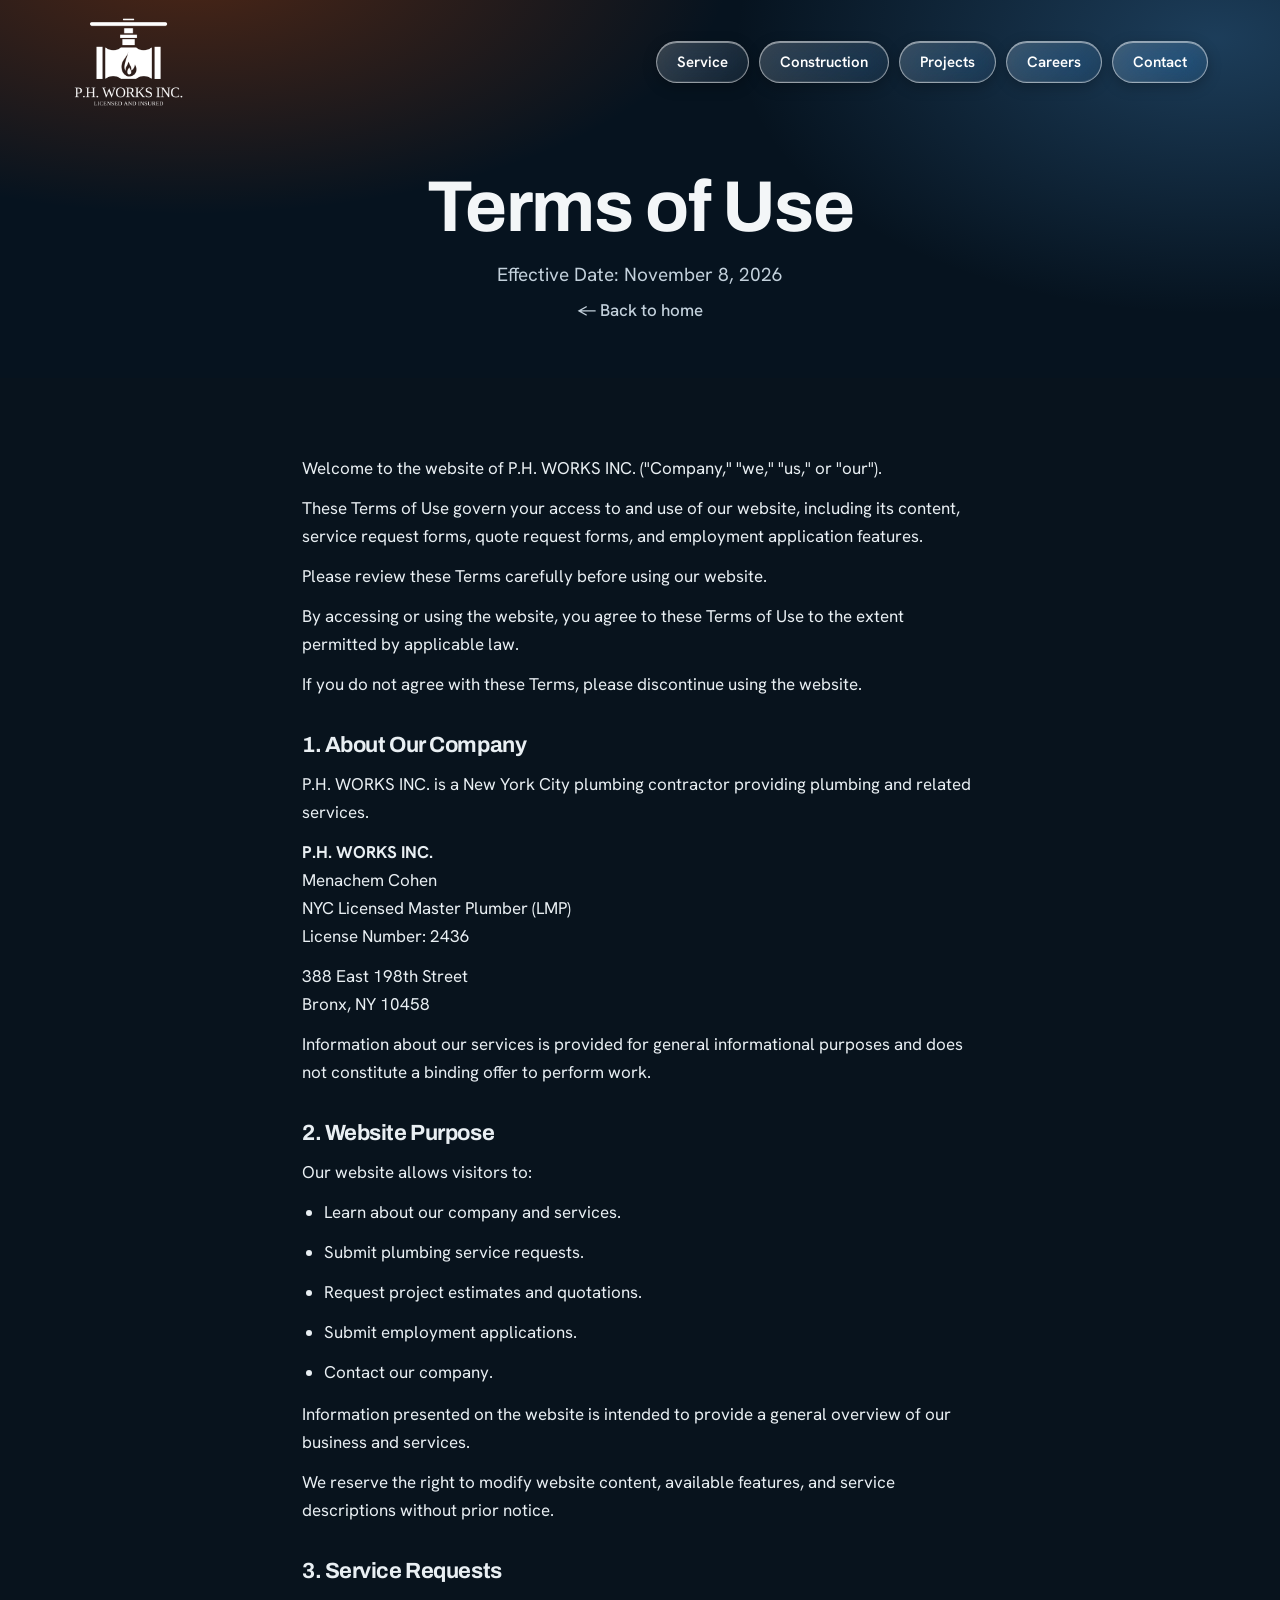
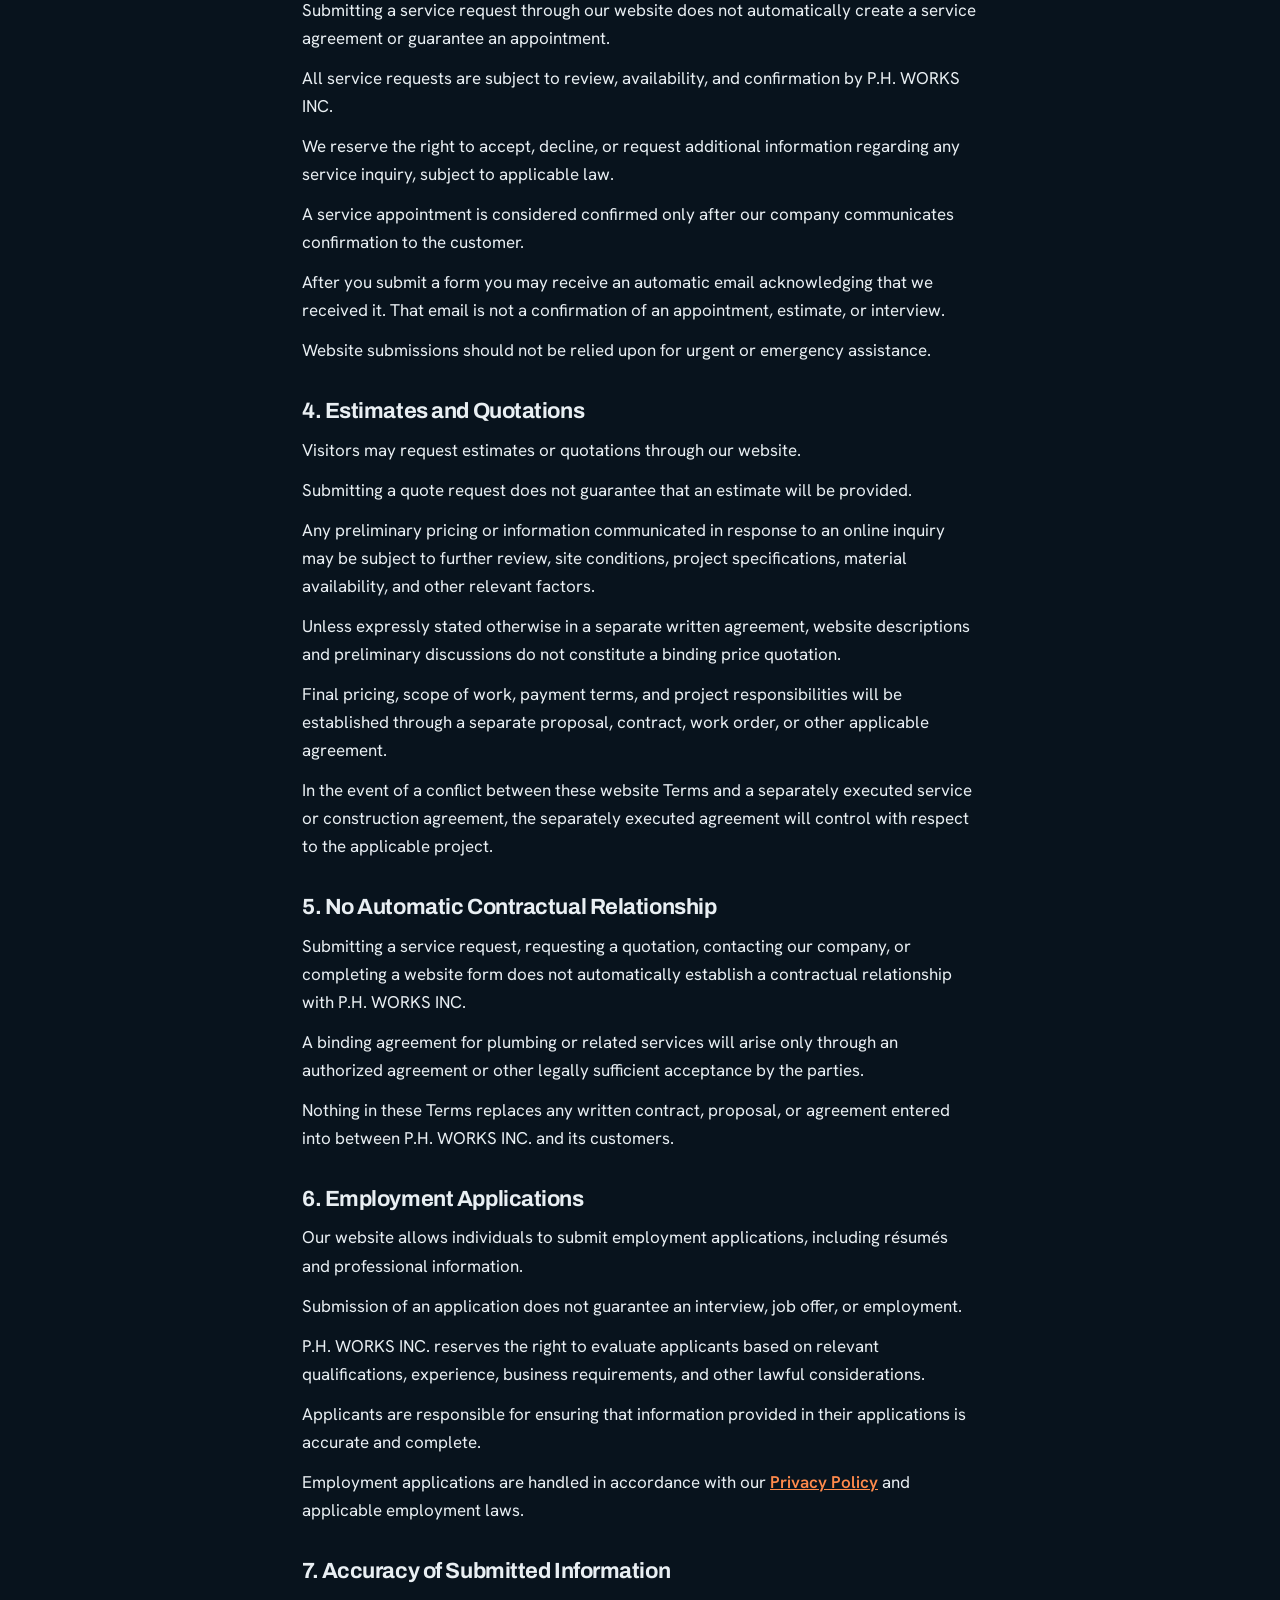
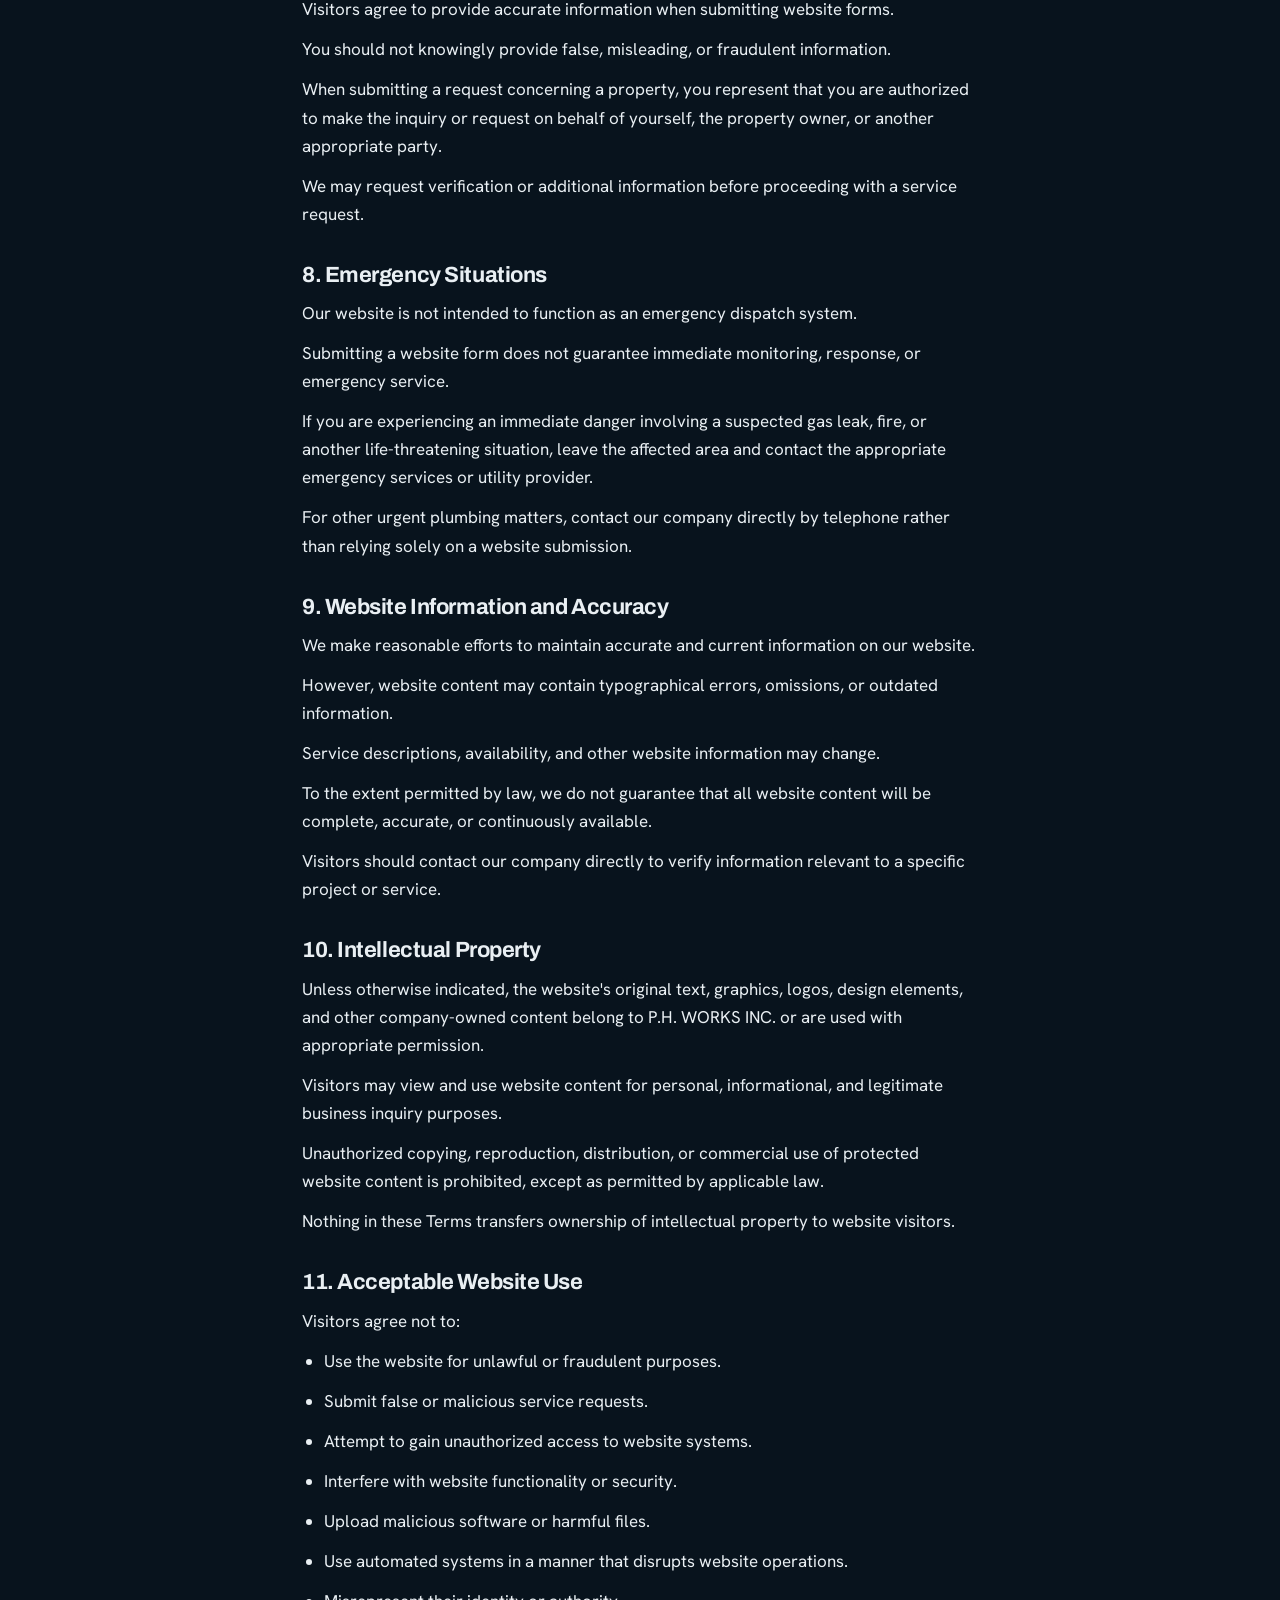
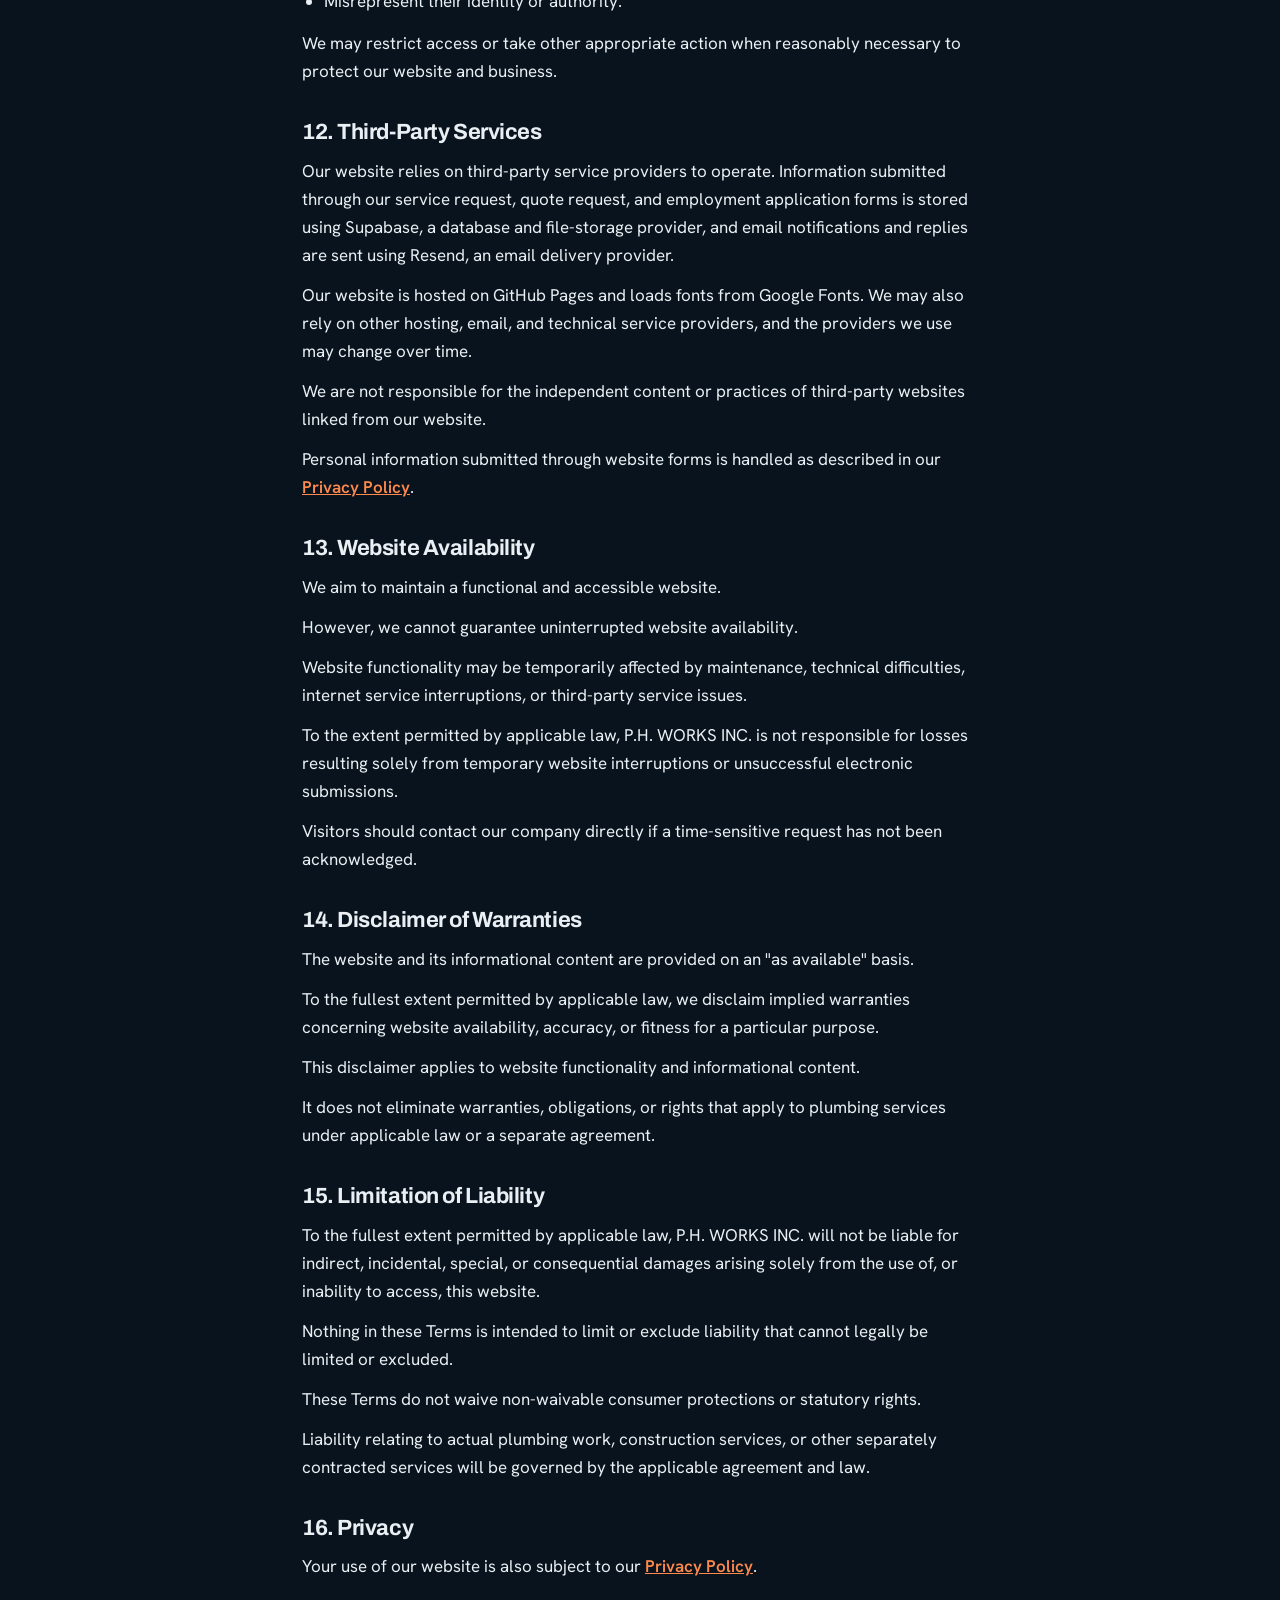
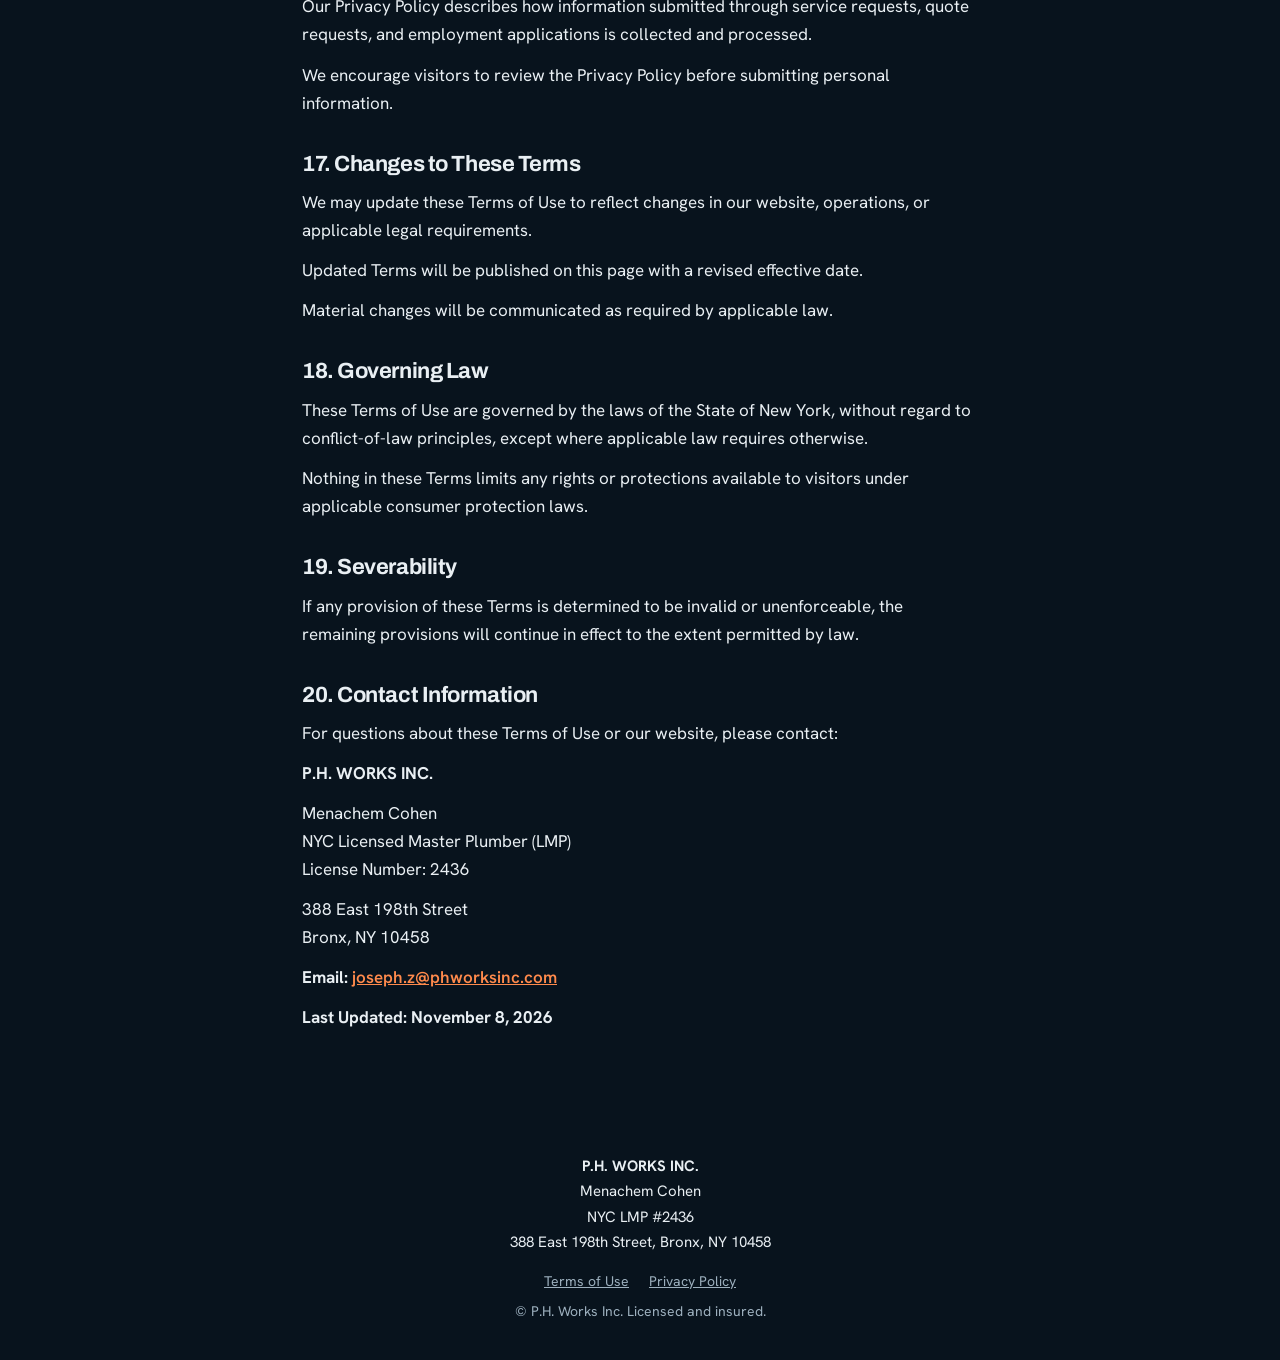
<file: terms.html>
<!DOCTYPE html>
<html lang="en">
<head>
<meta charset="utf-8">
<meta name="viewport" content="width=device-width, initial-scale=1, viewport-fit=cover">
<title>Terms of Use | P.H. Works Inc</title>
<meta name="description" content="Terms of Use for P.H. Works Inc.">
<link rel="preconnect" href="https://fonts.googleapis.com">
<link href="https://fonts.googleapis.com/css2?family=Archivo:wght@600;700;800&family=Hanken+Grotesk:wght@400;500;600&display=swap" rel="stylesheet">
<link rel="stylesheet" href="style.css">
</head>
<body>
<div class="pg"><div class="wrap">
<header>
<a href="index.html" aria-label="P.H. Works Inc home"><img class="logo" src="images/email-logo.png" alt="P.H. Works Inc. Licensed and insured"></a>
<button class="menu" type="button" id="mb" aria-expanded="false" aria-controls="nv">Menu</button>
<nav id="nv" aria-label="Main">
<a href="request-service.html">Service</a>
<a href="request-estimate.html">Construction</a>
<a href="projects.html">Projects</a>
<a href="apply.html">Careers</a>
<a href="index.html#contact">Contact</a>
</nav>
</header>
<div class="top">
<h1>Terms of Use</h1>
<p>Effective Date: November 8, 2026</p>
<a class="back" href="index.html">&larr; Back to home</a>
</div>
</div></div>
<main><section><div class="wrap formwrap legal">
<p>Welcome to the website of P.H. WORKS INC. ("Company," "we," "us," or "our").</p>
<p>These Terms of Use govern your access to and use of our website, including its content, service request forms, quote request forms, and employment application features.</p>
<p>Please review these Terms carefully before using our website.</p>
<p>By accessing or using the website, you agree to these Terms of Use to the extent permitted by applicable law.</p>
<p>If you do not agree with these Terms, please discontinue using the website.</p>
<h2>1. About Our Company</h2>
<p>P.H. WORKS INC. is a New York City plumbing contractor providing plumbing and related services.</p>
<p><strong>P.H. WORKS INC.</strong><br />
Menachem Cohen<br />
NYC Licensed Master Plumber (LMP)<br />
License Number: 2436</p>
<p>388 East 198th Street<br />
Bronx, NY 10458</p>
<p>Information about our services is provided for general informational purposes and does not constitute a binding offer to perform work.</p>
<h2>2. Website Purpose</h2>
<p>Our website allows visitors to:</p>
<ul>
<li><p>Learn about our company and services.</p></li>
<li><p>Submit plumbing service requests.</p></li>
<li><p>Request project estimates and quotations.</p></li>
<li><p>Submit employment applications.</p></li>
<li><p>Contact our company.</p></li>
</ul>
<p>Information presented on the website is intended to provide a general overview of our business and services.</p>
<p>We reserve the right to modify website content, available features, and service descriptions without prior notice.</p>
<h2>3. Service Requests</h2>
<p>Submitting a service request through our website does not automatically create a service agreement or guarantee an appointment.</p>
<p>All service requests are subject to review, availability, and confirmation by P.H. WORKS INC.</p>
<p>We reserve the right to accept, decline, or request additional information regarding any service inquiry, subject to applicable law.</p>
<p>A service appointment is considered confirmed only after our company communicates confirmation to the customer.</p>
<p>After you submit a form you may receive an automatic email acknowledging that we received it. That email is not a confirmation of an appointment, estimate, or interview.</p>
<p>Website submissions should not be relied upon for urgent or emergency assistance.</p>
<h2>4. Estimates and Quotations</h2>
<p>Visitors may request estimates or quotations through our website.</p>
<p>Submitting a quote request does not guarantee that an estimate will be provided.</p>
<p>Any preliminary pricing or information communicated in response to an online inquiry may be subject to further review, site conditions, project specifications, material availability, and other relevant factors.</p>
<p>Unless expressly stated otherwise in a separate written agreement, website descriptions and preliminary discussions do not constitute a binding price quotation.</p>
<p>Final pricing, scope of work, payment terms, and project responsibilities will be established through a separate proposal, contract, work order, or other applicable agreement.</p>
<p>In the event of a conflict between these website Terms and a separately executed service or construction agreement, the separately executed agreement will control with respect to the applicable project.</p>
<h2>5. No Automatic Contractual Relationship</h2>
<p>Submitting a service request, requesting a quotation, contacting our company, or completing a website form does not automatically establish a contractual relationship with P.H. WORKS INC.</p>
<p>A binding agreement for plumbing or related services will arise only through an authorized agreement or other legally sufficient acceptance by the parties.</p>
<p>Nothing in these Terms replaces any written contract, proposal, or agreement entered into between P.H. WORKS INC. and its customers.</p>
<h2>6. Employment Applications</h2>
<p>Our website allows individuals to submit employment applications, including résumés and professional information.</p>
<p>Submission of an application does not guarantee an interview, job offer, or employment.</p>
<p>P.H. WORKS INC. reserves the right to evaluate applicants based on relevant qualifications, experience, business requirements, and other lawful considerations.</p>
<p>Applicants are responsible for ensuring that information provided in their applications is accurate and complete.</p>
<p>Employment applications are handled in accordance with our <a href="privacy.html">Privacy Policy</a> and applicable employment laws.</p>
<h2>7. Accuracy of Submitted Information</h2>
<p>Visitors agree to provide accurate information when submitting website forms.</p>
<p>You should not knowingly provide false, misleading, or fraudulent information.</p>
<p>When submitting a request concerning a property, you represent that you are authorized to make the inquiry or request on behalf of yourself, the property owner, or another appropriate party.</p>
<p>We may request verification or additional information before proceeding with a service request.</p>
<h2>8. Emergency Situations</h2>
<p>Our website is not intended to function as an emergency dispatch system.</p>
<p>Submitting a website form does not guarantee immediate monitoring, response, or emergency service.</p>
<p>If you are experiencing an immediate danger involving a suspected gas leak, fire, or another life-threatening situation, leave the affected area and contact the appropriate emergency services or utility provider.</p>
<p>For other urgent plumbing matters, contact our company directly by telephone rather than relying solely on a website submission.</p>
<h2>9. Website Information and Accuracy</h2>
<p>We make reasonable efforts to maintain accurate and current information on our website.</p>
<p>However, website content may contain typographical errors, omissions, or outdated information.</p>
<p>Service descriptions, availability, and other website information may change.</p>
<p>To the extent permitted by law, we do not guarantee that all website content will be complete, accurate, or continuously available.</p>
<p>Visitors should contact our company directly to verify information relevant to a specific project or service.</p>
<h2>10. Intellectual Property</h2>
<p>Unless otherwise indicated, the website's original text, graphics, logos, design elements, and other company-owned content belong to P.H. WORKS INC. or are used with appropriate permission.</p>
<p>Visitors may view and use website content for personal, informational, and legitimate business inquiry purposes.</p>
<p>Unauthorized copying, reproduction, distribution, or commercial use of protected website content is prohibited, except as permitted by applicable law.</p>
<p>Nothing in these Terms transfers ownership of intellectual property to website visitors.</p>
<h2>11. Acceptable Website Use</h2>
<p>Visitors agree not to:</p>
<ul>
<li><p>Use the website for unlawful or fraudulent purposes.</p></li>
<li><p>Submit false or malicious service requests.</p></li>
<li><p>Attempt to gain unauthorized access to website systems.</p></li>
<li><p>Interfere with website functionality or security.</p></li>
<li><p>Upload malicious software or harmful files.</p></li>
<li><p>Use automated systems in a manner that disrupts website operations.</p></li>
<li><p>Misrepresent their identity or authority.</p></li>
</ul>
<p>We may restrict access or take other appropriate action when reasonably necessary to protect our website and business.</p>
<h2>12. Third-Party Services</h2>
<p>Our website relies on third-party service providers to operate. Information submitted through our service request, quote request, and employment application forms is stored using Supabase, a database and file-storage provider, and email notifications and replies are sent using Resend, an email delivery provider.</p>
<p>Our website is hosted on GitHub Pages and loads fonts from Google Fonts. We may also rely on other hosting, email, and technical service providers, and the providers we use may change over time.</p>
<p>We are not responsible for the independent content or practices of third-party websites linked from our website.</p>
<p>Personal information submitted through website forms is handled as described in our <a href="privacy.html">Privacy Policy</a>.</p>
<h2>13. Website Availability</h2>
<p>We aim to maintain a functional and accessible website.</p>
<p>However, we cannot guarantee uninterrupted website availability.</p>
<p>Website functionality may be temporarily affected by maintenance, technical difficulties, internet service interruptions, or third-party service issues.</p>
<p>To the extent permitted by applicable law, P.H. WORKS INC. is not responsible for losses resulting solely from temporary website interruptions or unsuccessful electronic submissions.</p>
<p>Visitors should contact our company directly if a time-sensitive request has not been acknowledged.</p>
<h2>14. Disclaimer of Warranties</h2>
<p>The website and its informational content are provided on an "as available" basis.</p>
<p>To the fullest extent permitted by applicable law, we disclaim implied warranties concerning website availability, accuracy, or fitness for a particular purpose.</p>
<p>This disclaimer applies to website functionality and informational content.</p>
<p>It does not eliminate warranties, obligations, or rights that apply to plumbing services under applicable law or a separate agreement.</p>
<h2>15. Limitation of Liability</h2>
<p>To the fullest extent permitted by applicable law, P.H. WORKS INC. will not be liable for indirect, incidental, special, or consequential damages arising solely from the use of, or inability to access, this website.</p>
<p>Nothing in these Terms is intended to limit or exclude liability that cannot legally be limited or excluded.</p>
<p>These Terms do not waive non-waivable consumer protections or statutory rights.</p>
<p>Liability relating to actual plumbing work, construction services, or other separately contracted services will be governed by the applicable agreement and law.</p>
<h2>16. Privacy</h2>
<p>Your use of our website is also subject to our <a href="privacy.html">Privacy Policy</a>.</p>
<p>Our Privacy Policy describes how information submitted through service requests, quote requests, and employment applications is collected and processed.</p>
<p>We encourage visitors to review the Privacy Policy before submitting personal information.</p>
<h2>17. Changes to These Terms</h2>
<p>We may update these Terms of Use to reflect changes in our website, operations, or applicable legal requirements.</p>
<p>Updated Terms will be published on this page with a revised effective date.</p>
<p>Material changes will be communicated as required by applicable law.</p>
<h2>18. Governing Law</h2>
<p>These Terms of Use are governed by the laws of the State of New York, without regard to conflict-of-law principles, except where applicable law requires otherwise.</p>
<p>Nothing in these Terms limits any rights or protections available to visitors under applicable consumer protection laws.</p>
<h2>19. Severability</h2>
<p>If any provision of these Terms is determined to be invalid or unenforceable, the remaining provisions will continue in effect to the extent permitted by law.</p>
<h2>20. Contact Information</h2>
<p>For questions about these Terms of Use or our website, please contact:</p>
<p><strong>P.H. WORKS INC.</strong></p>
<p>Menachem Cohen<br />
NYC Licensed Master Plumber (LMP)<br />
License Number: 2436</p>
<p>388 East 198th Street<br />
Bronx, NY 10458</p>
<p><strong>Email:</strong> <a href="mailto:joseph.z@phworksinc.com">joseph.z@phworksinc.com</a></p>
<p><strong>Last Updated: November 8, 2026</strong></p>
</div></section></main>
<footer><div class="wrap"><p class="lic"><strong>P.H. WORKS INC.</strong><br>Menachem Cohen<br>NYC LMP #2436<br>388 East 198th Street, Bronx, NY 10458</p><p class="fl"><a href="terms.html">Terms of Use</a><a href="privacy.html">Privacy Policy</a></p><p>&copy; P.H. Works Inc. Licensed and insured.</p></div></footer>
<script src="menu.js"></script>
</body>
</html>
</file>
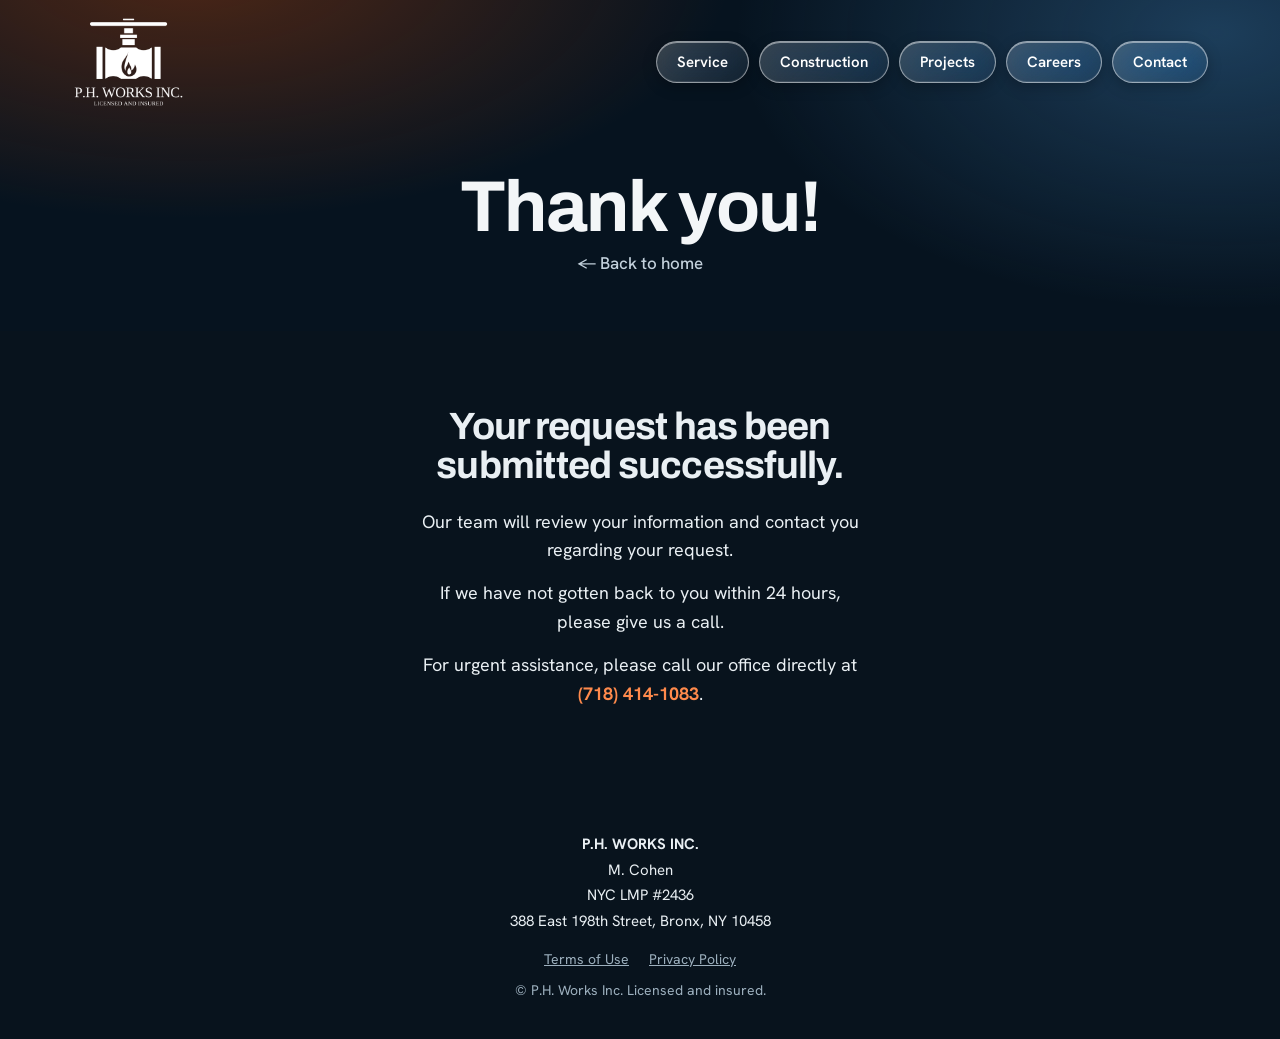
<file: thanks.html>
<!DOCTYPE html>
<html lang="en">
<head>
<meta charset="utf-8">
<meta name="viewport" content="width=device-width, initial-scale=1, viewport-fit=cover">
<title>Thank You | P.H. Works Inc</title>
<meta name="description" content="Thanks for contacting P.H. Works Inc.">
<meta name="robots" content="noindex">
<link rel="preconnect" href="https://fonts.googleapis.com">
<link href="https://fonts.googleapis.com/css2?family=Archivo:wght@600;700;800&family=Hanken+Grotesk:wght@400;500;600&display=swap" rel="stylesheet">
<link rel="stylesheet" href="style.css">
</head>
<body>
<div class="pg"><div class="wrap">
<header>
<a href="index.html" aria-label="P.H. Works Inc home"><img class="logo" src="images/email-logo.png" alt="P.H. Works Inc. Licensed and insured"></a>
<button class="menu" type="button" id="mb" aria-expanded="false" aria-controls="nv">Menu</button>
<nav id="nv" aria-label="Main">
<a href="request-service.html">Service</a>
<a href="request-estimate.html">Construction</a>
<a href="projects.html">Projects</a>
<a href="apply.html">Careers</a>
<a href="index.html#contact">Contact</a>
</nav>
</header>
<div class="top">
<h1>Thank you!</h1>
<a class="back" href="index.html">&larr; Back to home</a>
</div>
</div></div>
<main><section><div class="wrap formwrap ty">
<h2 class="sec">Your request has been submitted successfully.</h2>
<p>Our team will review your information and contact you regarding your request.</p>
<p>If we have not gotten back to you within 24 hours, please give us a call.</p>
<p>For urgent assistance, please call our office directly at <a href="tel:+17184141083">(718) 414-1083</a>.</p>
</div></section></main>
<footer><div class="wrap"><p class="lic"><strong>P.H. WORKS INC.</strong><br>M. Cohen<br>NYC LMP #2436<br>388 East 198th Street, Bronx, NY 10458</p><p class="fl"><a href="terms.html">Terms of Use</a><a href="privacy.html">Privacy Policy</a></p><p>&copy; P.H. Works Inc. Licensed and insured.</p></div></footer>
<script src="menu.js"></script>
</body>
</html>
</file>
<file: style.css>
/* P.H. Works Inc - shared styles for every public page.
   Look and feel is based on request-service.html.
   Fonts, colors and the logo filter are set once in :root below. */

:root{
  --bg:#08131d;--ink:#e9eff3;--muted:#9db0be;--line:#223a4f;--navy:#06131f;
  --flame:#d14a05;--on:#f3f6f8;--link:#ff8a4c;
  --font-head:"Archivo","Arial Narrow",sans-serif;
  --font-body:"Hanken Grotesk",system-ui,sans-serif;
  /* images/email-logo.png is now a white logo on a transparent background,
     so no filter is needed. */
  --logo-filter:none;
  box-sizing:border-box;padding-top:env(safe-area-inset-top,0px);padding-bottom:env(safe-area-inset-bottom,0px);color-scheme:dark}
html{scroll-padding-top:env(safe-area-inset-top,0px);scroll-behavior:smooth}
*,*::before,*::after{box-sizing:inherit}
body{margin:0;background:var(--bg);color:var(--ink);font:400 17px/1.6 var(--font-body)}
img{display:block;max-width:100%}
h1,h2,h3{font-family:var(--font-head);font-weight:700;line-height:1.03;letter-spacing:-.02em;margin:0}
a{color:inherit}
:focus-visible{outline:3px solid #ff8a4c;outline-offset:3px}
.wrap{max-width:1180px;margin:0 auto;padding:0 22px}
section{padding:76px 0}
h2.sec{font-size:clamp(32px,5vw,54px);margin-bottom:14px}
.lead{color:var(--muted);max-width:58ch;margin:0}

/* buttons */
.btn{display:inline-block;background:var(--flame);color:#fff;text-decoration:none;padding:14px 24px;border-radius:999px;border:0;font:600 16px var(--font-body);cursor:pointer;text-align:center}
.btn:hover{background:#b43f04}

/* header + navigation (same on every page) */
header{position:relative;display:flex;align-items:center;justify-content:space-between;padding:16px 0}
header .logo{height:92px;width:auto;filter:var(--logo-filter)}
nav{display:none}
nav a,.menu{color:#fff;font:600 15px var(--font-body);text-decoration:none;padding:10px 20px;border-radius:999px;background:linear-gradient(135deg,rgba(255,255,255,.2),rgba(255,255,255,.06));border:1.5px solid rgba(255,255,255,.5);-webkit-backdrop-filter:blur(14px) saturate(170%);backdrop-filter:blur(14px) saturate(170%);box-shadow:inset 0 1px 0 rgba(255,255,255,.45),inset 0 -1px 0 rgba(255,255,255,.1),0 4px 14px rgba(0,0,0,.25)}
.menu{cursor:pointer}
nav a:hover,nav a[aria-current="page"]{background:linear-gradient(135deg,rgba(255,255,255,.34),rgba(255,255,255,.14))}
nav.open{display:flex;flex-direction:column;position:absolute;top:calc(100% + 4px);right:0;width:min(260px,100%);padding:12px;gap:8px;border-radius:22px;background:rgba(10,24,38,.88);border:1px solid rgba(255,255,255,.28);-webkit-backdrop-filter:blur(22px) saturate(170%);backdrop-filter:blur(22px) saturate(170%);box-shadow:0 14px 36px rgba(0,0,0,.4);z-index:5}
nav.open a{text-align:center}
@media(min-width:900px){nav{display:flex;gap:10px;margin-left:auto}.menu{display:none}}

/* page title block (every page except the home page) */
.pg{position:relative;color:var(--on);background:radial-gradient(900px 420px at 15% -10%,rgba(209,74,5,.35),transparent 60%),radial-gradient(800px 460px at 95% 10%,rgba(70,140,200,.35),transparent 60%),var(--navy)}
.pg .wrap{position:relative}
.pg .top{text-align:center;padding:46px 0 54px}
.pg h1{font-size:clamp(38px,7vw,72px);margin:0 auto}
.pg .top p{color:#c3d1dc;max-width:54ch;font-size:19px;margin:16px auto 0}
.back{display:inline-block;margin-top:6px;color:#c3d1dc;text-decoration:none;font-weight:500}
.back:hover{color:#fff}

/* forms */
.formwrap{max-width:720px}
form{display:grid;gap:14px}
label{font-weight:600;font-size:15px;display:grid;gap:6px}
input,select,textarea{font:inherit;padding:12px 14px;border-radius:10px;border:1px solid var(--line);background:#fff;color:#0e2030;width:100%}
textarea{min-height:110px;resize:vertical}
.row{display:grid;gap:14px;grid-template-columns:1fr}
@media(min-width:640px){.row{grid-template-columns:1fr 1fr}}
.note{color:var(--muted);font-size:14px;margin:0}
.hint{font-weight:400;color:var(--muted)}
label.agree{display:flex;gap:10px;align-items:flex-start;font-weight:400;font-size:15px;line-height:1.45}
label.agree input{width:20px;height:20px;flex:none;margin:2px 0 0;padding:0}
label.agree a{color:var(--link);font-weight:600;text-decoration:underline}
.checks{display:grid;gap:8px;border:1px solid var(--line);border-radius:10px;padding:12px 14px;margin:0;min-width:0}
.checks legend{font-weight:600;font-size:15px;padding:0 6px}
.checks label.chk{display:flex;gap:10px;align-items:center;font-weight:400;font-size:16px;cursor:pointer}
.checks input[type=checkbox]{width:20px;height:20px;flex:none;margin:0;padding:0}
#certother{display:none}
#certother.show{display:grid}

/* service form: emergency box + photo picker */
.emerg{position:relative;display:grid;gap:16px;grid-template-columns:1fr;align-items:center;margin-bottom:30px;padding:22px 24px 22px 28px;border-radius:20px;color:#fff;background:linear-gradient(135deg,#12314a,#0c2234);border:1px solid rgba(255,255,255,.14);box-shadow:0 12px 30px rgba(8,20,32,.28);overflow:hidden}
.emerg::before{content:"";position:absolute;left:0;top:0;bottom:0;width:6px;background:linear-gradient(180deg,#ff7a2f,#d14a05)}
.emerg::after{content:"";position:absolute;right:-60px;top:-60px;width:200px;height:200px;border-radius:50%;background:radial-gradient(circle,rgba(255,122,47,.28),transparent 70%);pointer-events:none}
.emerg h2{font-size:clamp(22px,3.6vw,28px);margin:0 0 6px}
.emerg .btn{position:relative;z-index:1;font-size:18px;padding:15px 28px;box-shadow:0 6px 18px rgba(209,74,5,.4);white-space:nowrap}
@media(min-width:640px){.emerg{grid-template-columns:1fr auto}}
.photos{position:relative;display:grid;gap:6px}
.plabel{font-weight:600;font-size:15px}
input.vh{position:absolute;width:1px;height:1px;padding:0;border:0;opacity:0;overflow:hidden;clip:rect(0 0 0 0)}
.pick{display:flex;align-items:center;gap:14px;flex-wrap:wrap}
.pickbtn{display:inline-block;background:#fff;color:#0e2030;border-radius:10px;padding:12px 20px;font-weight:600;font-size:15px;cursor:pointer}
.pickbtn:hover{background:#e9eff3}
input.vh:focus-visible+.pick .pickbtn{outline:3px solid #ff8a4c;outline-offset:3px}
#ps{color:var(--muted);font-size:15px}
.pics{list-style:none;margin:0;padding:0;display:grid;gap:8px}
.pics:empty{display:none}
.pics li{display:flex;justify-content:space-between;align-items:center;gap:12px;border:1px solid var(--line);border-radius:10px;padding:8px 12px;font-size:14px}
.pics span{overflow:hidden;text-overflow:ellipsis;white-space:nowrap}
.pics button{flex:none;background:none;border:0;padding:4px;color:var(--flame);font:inherit;font-size:14px;font-weight:600;text-decoration:underline;cursor:pointer}

/* Terms of Use + Privacy Policy */
.legal h2{font-size:22px;margin:34px 0 10px;line-height:1.25}
.legal h3{font-size:17px;margin:20px 0 6px}
.legal p,.legal li{color:var(--ink);line-height:1.65;margin:0 0 12px}
.legal ul{padding-left:22px;margin:0 0 14px}
.legal a{color:var(--link);font-weight:600}

/* thank-you page */
.ty{text-align:center}
.ty p{margin:0 auto 14px;max-width:44ch;font-size:18px;color:var(--ink)}
.ty h2{font-size:clamp(26px,4.5vw,38px);margin:0 auto 22px;max-width:22ch}
.ty a{color:var(--link);font-weight:700;text-decoration:none;white-space:nowrap}

/* footer (centered license footer used on every page except home) */
footer{padding:34px 0 30px;color:var(--muted);font-size:14px;text-align:center}
footer p{margin:0 0 8px}
footer .lic{margin:0 0 14px;line-height:1.7;color:var(--ink);font-size:15px}
footer .fl a{color:var(--muted);margin:0 10px;text-decoration:underline}

/* ---------- Home page (index.html) ---------- */
.hero{position:relative;color:var(--on);background:var(--navy);min-height:min(94svh,840px);display:flex;flex-direction:column;overflow:hidden}
.hero>img,.join>img{position:absolute;inset:0;width:100%;height:100%;object-fit:cover}
.hero>img{filter:brightness(.82)}
.scrim{position:absolute;inset:0;background:linear-gradient(180deg,rgba(8,20,32,.84),rgba(8,20,32,.58) 42%,rgba(8,20,32,.93))}
.hero .wrap{position:relative;display:flex;flex-direction:column;flex:1;width:100%}
.hc{margin-top:auto;padding:90px 0 48px}
.hero h1{font-size:clamp(42px,8.4vw,92px);max-width:12ch}
.hero p{max-width:46ch;font-size:19px;color:#d3dee7;margin:20px 0 28px}
.hero p.slogan{font:700 clamp(19px,2.6vw,28px)/1.2 var(--font-head);color:#fff;margin:18px 0 0;max-width:none}
.hero p.slogan+p{margin-top:14px}
.cta{display:flex;flex-wrap:wrap;gap:12px}
.hero .cta{margin-top:0}
.glass{display:inline-flex;align-items:center;gap:10px;color:#fff;text-decoration:none;font:600 16px var(--font-body);padding:14px 24px;border-radius:999px;background:rgba(255,255,255,.015);-webkit-backdrop-filter:blur(3px);backdrop-filter:blur(3px);border:1px solid rgba(255,255,255,.3);box-shadow:inset 1.5px 1.5px 0 rgba(255,255,255,.5),inset -1.5px -1.5px 0 rgba(255,255,255,.18),0 4px 16px rgba(0,0,0,.12);text-shadow:0 1px 4px rgba(0,0,0,.55);transition:background .2s,transform .2s}
.glass:hover{background:rgba(255,255,255,.1);transform:translateY(-1px)}
.glass i{width:10px;height:10px;border-radius:50%;background:#ff2d2d;box-shadow:0 0 0 3px rgba(255,45,45,.28),0 0 12px rgba(255,45,45,.8);flex:none}
@media(prefers-reduced-motion:no-preference){.hero h1{animation:rise .7s ease-out both}@keyframes rise{from{opacity:0;transform:translateY(14px)}}}

.trust{background:#fff;color:#0e2030;border-bottom:1px solid var(--line)}
.trust .wrap{display:flex;flex-wrap:wrap;align-items:center;justify-content:center;gap:8px 18px;padding-top:16px;padding-bottom:16px;font:600 16px/1.3 var(--font-body)}
.trust .lmp{display:inline-flex;align-items:center;gap:8px;color:#0c2234;text-decoration:none}
.trust .lmp svg{width:18px;height:18px;flex:none;color:var(--flame)}
.trust .lmp b{font-weight:700}
.trust .lmp em{font-style:normal;font-weight:500;color:var(--flame);text-decoration:underline;text-underline-offset:3px}
.trust .lmp:hover em{color:#b43f04}
.trust .dot{display:inline-flex;align-items:center;gap:18px}
.trust .dot:before{content:"";width:5px;height:5px;background:var(--flame);flex:none}
.trust .boros{font-weight:500;color:#33495a}
@media(max-width:640px){.trust .wrap{justify-content:flex-start;font-size:15px}}

.split{display:grid;grid-template-columns:1fr}
@media(min-width:800px){.split{grid-template-columns:1fr 1fr}}
.pane{position:relative;min-height:460px;display:flex;align-items:flex-end;color:#fff;overflow:hidden}
.pane img{position:absolute;inset:0;width:100%;height:100%;object-fit:cover}
.pane .shade{position:absolute;inset:0;background:linear-gradient(180deg,rgba(8,20,32,.1),rgba(8,20,32,.88))}
.pane .txt{position:relative;padding:34px 24px 38px;max-width:540px}
.pane h2{font-size:clamp(34px,5vw,54px);margin-bottom:10px}
.pane p{margin:0 0 22px;color:#dbe5ec}
.tiles{display:grid;gap:20px;grid-template-columns:1fr;margin-top:32px}
@media(min-width:760px){.tiles{grid-template-columns:repeat(3,1fr)}}
.tiles figure{margin:0}
.tiles img{width:100%;aspect-ratio:4/3;object-fit:cover;border-radius:14px}
.tiles figcaption{padding-top:10px;font:600 20px var(--font-head)}
.two{display:grid;gap:36px;grid-template-columns:1fr;align-items:center}
@media(min-width:860px){.two{grid-template-columns:1fr 1.1fr;gap:56px}}
.two>img{width:100%;aspect-ratio:16/10;object-fit:cover;border-radius:14px}
.list{list-style:none;margin:26px 0 0;padding:0}
.list li{border-top:1px solid var(--line);padding:16px 0}
.list li:last-child{border-bottom:1px solid var(--line)}
.list b{font:700 22px var(--font-head);display:block}
.list span{color:var(--muted)}
.creds{display:grid;grid-template-columns:1fr}
.creds div{padding:20px 0;border-top:1px solid var(--line)}
@media(min-width:760px){.creds{grid-template-columns:repeat(4,1fr)}.creds div{padding:4px 24px;border-top:0;border-left:1px solid var(--line)}.creds div:first-child{border-left:0;padding-left:0}}
.creds h3{font-size:22px;margin-bottom:6px}
.creds p{margin:0;color:var(--muted);font-size:16px}
.band{background:var(--navy);color:var(--on)}
.band p{color:#c3d1dc;max-width:52ch;margin:14px 0 26px}
.join{position:relative;color:#fff;overflow:hidden;background:var(--navy)}
.join .wrap{position:relative;padding-top:96px;padding-bottom:96px}
.join p{max-width:46ch;margin:14px 0 26px;color:#dbe5ec}

footer.ft{background:var(--navy);color:var(--on);padding:56px 0 0;text-align:left}
footer.ft .cols{display:grid;gap:32px;grid-template-columns:1fr 1fr}
footer.ft .cols>div:first-child{grid-column:1/-1}
@media(min-width:900px){footer.ft .cols{grid-template-columns:1.7fr 1fr 1fr 1fr 1fr;gap:40px}footer.ft .cols>div:first-child{grid-column:auto}}
footer.ft h4{margin:0 0 16px;font:700 17px var(--font-body);color:#fff}
footer.ft .lic{margin:0;color:#c3d1dc;font-size:15px;line-height:1.7}
footer.ft .lic a{color:inherit;text-decoration:underline;text-underline-offset:3px}
footer.ft .lic a:hover{color:#fff}
footer.ft ul{list-style:none;margin:0;padding:0;display:grid;gap:12px}
footer.ft li{color:#c3d1dc;font-size:15px}
footer.ft li a{color:#c3d1dc;text-decoration:none}
footer.ft li a:hover{color:#fff}
footer.ft .bar{border-top:1px solid rgba(255,255,255,.15);margin-top:40px;padding:22px 0;color:#c3d1dc;font-size:14px}

/* ---------- Projects page (body class "projects") ---------- */
.projects main{background:none;color:var(--on);overflow:hidden}
.projects main>section{padding:20px 0 24px}
.projects main>section>.wrap{max-width:none;padding:0}
.projects .pg header{padding:12px 0}
.projects .pg header .logo{height:62px}
.projects .pg .top{padding:12px 0 24px}
.projects .pg h1{font-size:clamp(32px,3.3vw,46px)}
.projects .pg .top p{font-size:16px;margin:8px auto 0;line-height:1.45}
@media(min-width:900px){.projects main{min-height:calc(100svh - var(--portfolio-header-height,190px));display:flex;align-items:center}.projects main>section{width:100%}}

.pfilters{display:flex;flex-wrap:wrap;justify-content:center;gap:10px;margin:0 0 10px;padding:0 22px}
.pfilters:empty{display:none}
.pfilters button{font:600 15px var(--font-body);padding:9px 18px;border-radius:999px;border:1.5px solid #537089;background:transparent;color:#edf3f8;cursor:pointer}
.pfilters button:hover{border-color:#fff}
.pfilters button[aria-pressed="true"]{background:var(--flame);border-color:var(--flame);color:#fff}
.pfilters.sub button{font-size:14px;padding:7px 14px}
#pcats{margin-top:20px}

.pgrid{display:block;overflow:hidden;gap:20px;padding:10px max(22px,calc((100vw - 1500px)/2));margin-top:10px;scroll-snap-type:none;scroll-behavior:auto;overflow-anchor:none;touch-action:pan-y;cursor:grab}
.pgrid.is-dragging{cursor:grabbing}
.portfolio-track{display:flex;gap:inherit;width:max-content;will-change:transform;user-select:none;-webkit-user-select:none}
.portfolio-track img{-webkit-user-drag:none}

button.proj{display:block;position:relative;flex:0 0 clamp(260px,22vw,365px);width:auto;height:var(--portfolio-card-height,clamp(220px,calc(100svh - 350px),500px));padding:0;border:0;border-radius:34px 0 0 0;background:#102c43;color:#fff;cursor:pointer;overflow:hidden;font:inherit;text-align:left;isolation:isolate}
button.proj:focus-visible{outline:3px solid var(--flame);outline-offset:2px}
button.proj .cov{position:absolute;inset:0;background:#183952;overflow:hidden}
button.proj img{display:block;width:100%;height:100%;object-fit:cover;transition:transform .65s ease}
button.proj .cap{position:absolute;inset:0;display:flex;flex-direction:column;justify-content:flex-end;padding:34px 28px;text-align:left;background:linear-gradient(180deg,transparent 25%,rgba(5,19,32,.3) 50%,rgba(5,19,32,.96));opacity:0;transition:opacity .3s ease}
button.proj .nm{display:block;font:600 25px/1.25 var(--font-head);color:#fff;transform:translateY(12px);transition:transform .3s ease}
button.proj .ct{display:block;margin-top:10px;font-size:15px;color:#c9d8e4}
button.proj .view{display:block;margin-top:20px;font-size:14px;font-weight:600;color:#fff}
button.proj.is-revealed .cap,button.proj:focus-visible .cap{opacity:1}
button.proj.is-revealed .nm,button.proj:focus-visible .nm{transform:none}
@media(hover:hover) and (pointer:fine){button.proj:hover .cap{opacity:1}button.proj:hover .nm{transform:none}button.proj:hover img{transform:scale(1.05)}}

.portfolio-controls{display:flex;align-items:center;justify-content:center;gap:16px;margin:14px 22px 0}
.portfolio-controls[hidden]{display:none}
.portfolio-controls>button{width:36px;height:36px;flex:none;border:1px solid #63819a;border-radius:50%;background:transparent;color:#fff;font:17px system-ui;cursor:pointer}
.portfolio-controls button:hover{background:#315b7b}
.portfolio-controls button:disabled{opacity:.3;cursor:default}
.portfolio-dots{display:flex;justify-content:center;flex-wrap:wrap;gap:9px;max-width:380px}
.portfolio-dots button{width:8px;height:8px;padding:0;border:0;border-radius:50%;background:#54718a;transition:background .2s}
.portfolio-dots button[aria-current=true]{background:#56aaff}

.pmsg{text-align:center;color:#c9d8e4;font-size:18px;margin:30px auto;max-width:46ch}
.pmsg a{color:var(--link);font-weight:700;text-decoration:none}

@media(max-width:600px){
  .projects .pg header .logo{height:54px}
  .projects .pg .top{padding:8px 0 18px}
  .projects .pg .top p{font-size:14px;max-width:32ch}
  .projects main>section{padding:14px 0 20px}
  .pfilters{gap:7px}
  .pfilters button{font-size:13px;padding:7px 12px}
  #pcats{margin-top:18px}
  .pgrid{gap:16px;padding-left:11vw;padding-right:11vw;scroll-padding-inline:11vw}
  button.proj{flex-basis:78vw;max-height:500px;border-radius:28px 0 0 0;scroll-snap-align:center}
  button.proj .cap{padding:26px 22px}
  button.proj .nm{font-size:23px}
  .portfolio-controls{gap:12px;margin-left:16px;margin-right:16px}
  .portfolio-dots{gap:7px}
}
@media(prefers-reduced-motion:reduce){.pgrid{scroll-behavior:auto}button.proj img,button.proj .cap,button.proj .nm{transition:none}}

/* project photo viewer */
#lb{position:fixed;inset:0;z-index:50;display:none;overflow-y:auto;-webkit-overflow-scrolling:touch;background:#050c14;padding:64px 16px 36px}
#lb.on{display:block}
#lb .box{max-width:900px;margin:0 auto;text-align:center;color:#e9eff3}
#lb h2{font-size:clamp(26px,5vw,38px);margin:0 0 6px}
#lb .meta{color:#9db0be;font-size:15px;margin:0 0 10px}
#lb .desc{white-space:pre-line;margin:0 auto 18px;max-width:640px;color:#d3dee7}
#lb .stage{position:relative;display:flex;align-items:center;justify-content:center;height:clamp(160px,calc(100svh - 210px),720px);min-height:160px;touch-action:none;overflow:hidden;border-radius:10px}
#lb .stage img{display:block;margin:0 auto;width:100%;height:100%;max-width:100%;max-height:100%;object-fit:contain;border-radius:10px;background:transparent;cursor:zoom-in;transform-origin:50% 50%;will-change:transform;user-select:none;-webkit-user-select:none;-webkit-user-drag:none;-webkit-touch-callout:none}
#lb .stage.zoomed img{cursor:grab}
#lb .stage.zoomed:active img{cursor:grabbing}
#lb .nav{position:absolute;top:50%;transform:translateY(-50%);width:48px;height:48px;border:0;border-radius:50%;background:rgba(5,12,20,.72);color:#fff;cursor:pointer;display:grid;place-items:center;z-index:1}
#lb .nav:hover{background:var(--flame)}
#lb .nav.pv{left:8px}
#lb .nav.nx{right:8px}
#lb .tag{display:inline-block;background:var(--flame);color:#fff;font-weight:700;font-size:13px;letter-spacing:.04em;text-transform:uppercase;padding:4px 12px;border-radius:999px;margin-top:14px}
#lb .note{margin:10px auto 0;max-width:640px;white-space:pre-line;color:#d3dee7;font-size:inherit}
#lb .count{margin-top:12px;color:#9db0be;font-size:14px}
#lb .x{position:fixed;top:max(14px,env(safe-area-inset-top));right:14px;width:46px;height:46px;border:0;border-radius:50%;background:rgba(255,255,255,.18);color:#fff;font-size:26px;line-height:1;cursor:pointer;z-index:2}
#lb .x:hover{background:rgba(255,255,255,.3)}
</file>
